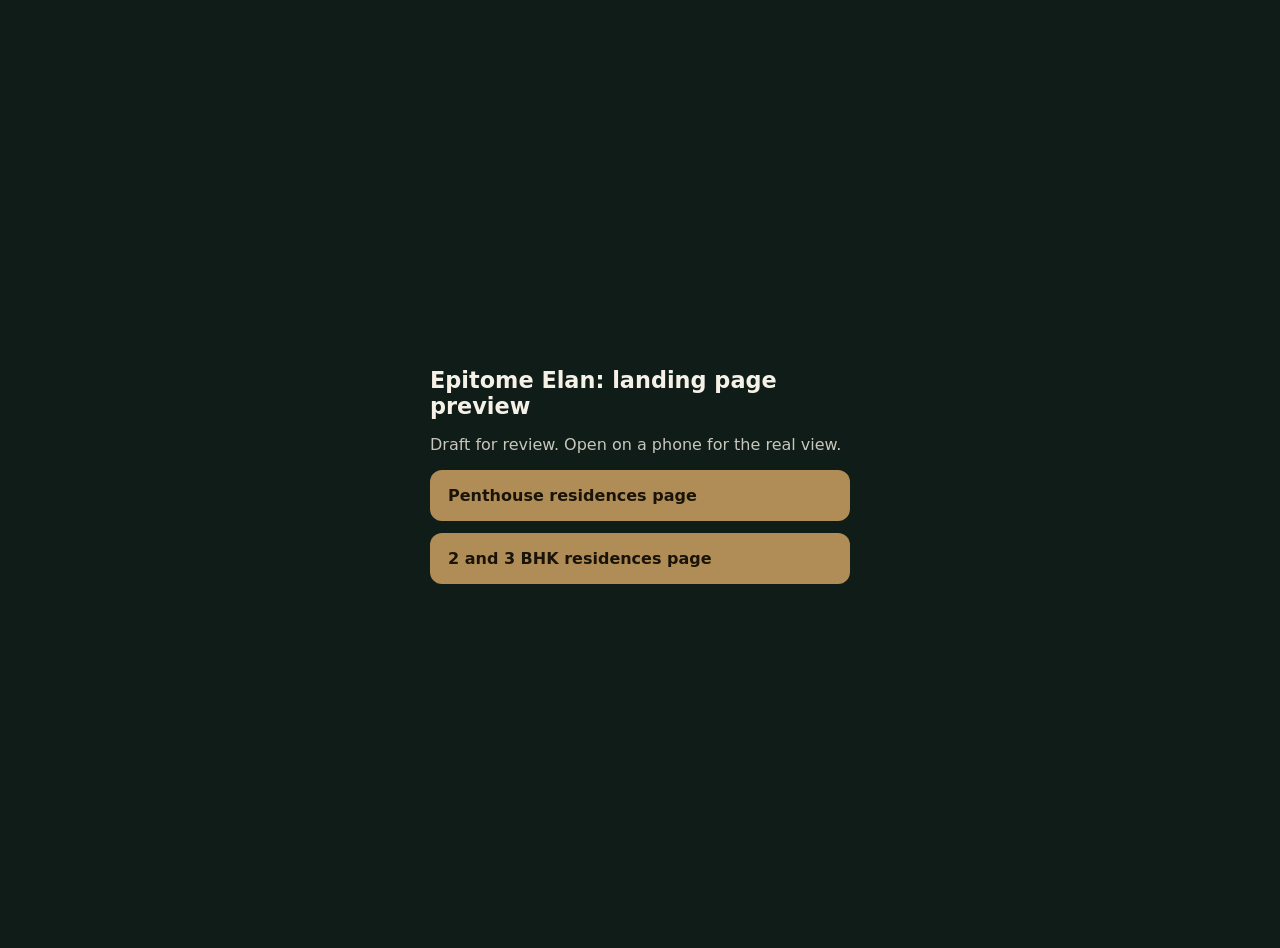
<file: index.html>
<!doctype html><html lang="en"><head><meta charset="utf-8"><meta name="viewport" content="width=device-width,initial-scale=1"><meta name="robots" content="noindex, nofollow"><title>Epitome Elan landing pages preview</title>
<style>body{font-family:system-ui,sans-serif;background:#101c18;color:#f6f1e7;margin:0;min-height:100vh;display:grid;place-items:center;padding:24px}main{max-width:420px;width:100%}h1{font-weight:600;font-size:1.4rem}p{opacity:.8}a{display:block;margin:12px 0;padding:16px 18px;border-radius:12px;background:#b08d57;color:#1a1408;text-decoration:none;font-weight:600}</style></head>
<body><main><h1>Epitome Elan: landing page preview</h1><p>Draft for review. Open on a phone for the real view.</p><a href="penthouses.html">Penthouse residences page</a><a href="residences.html">2 and 3 BHK residences page</a></main></body></html>
</file>
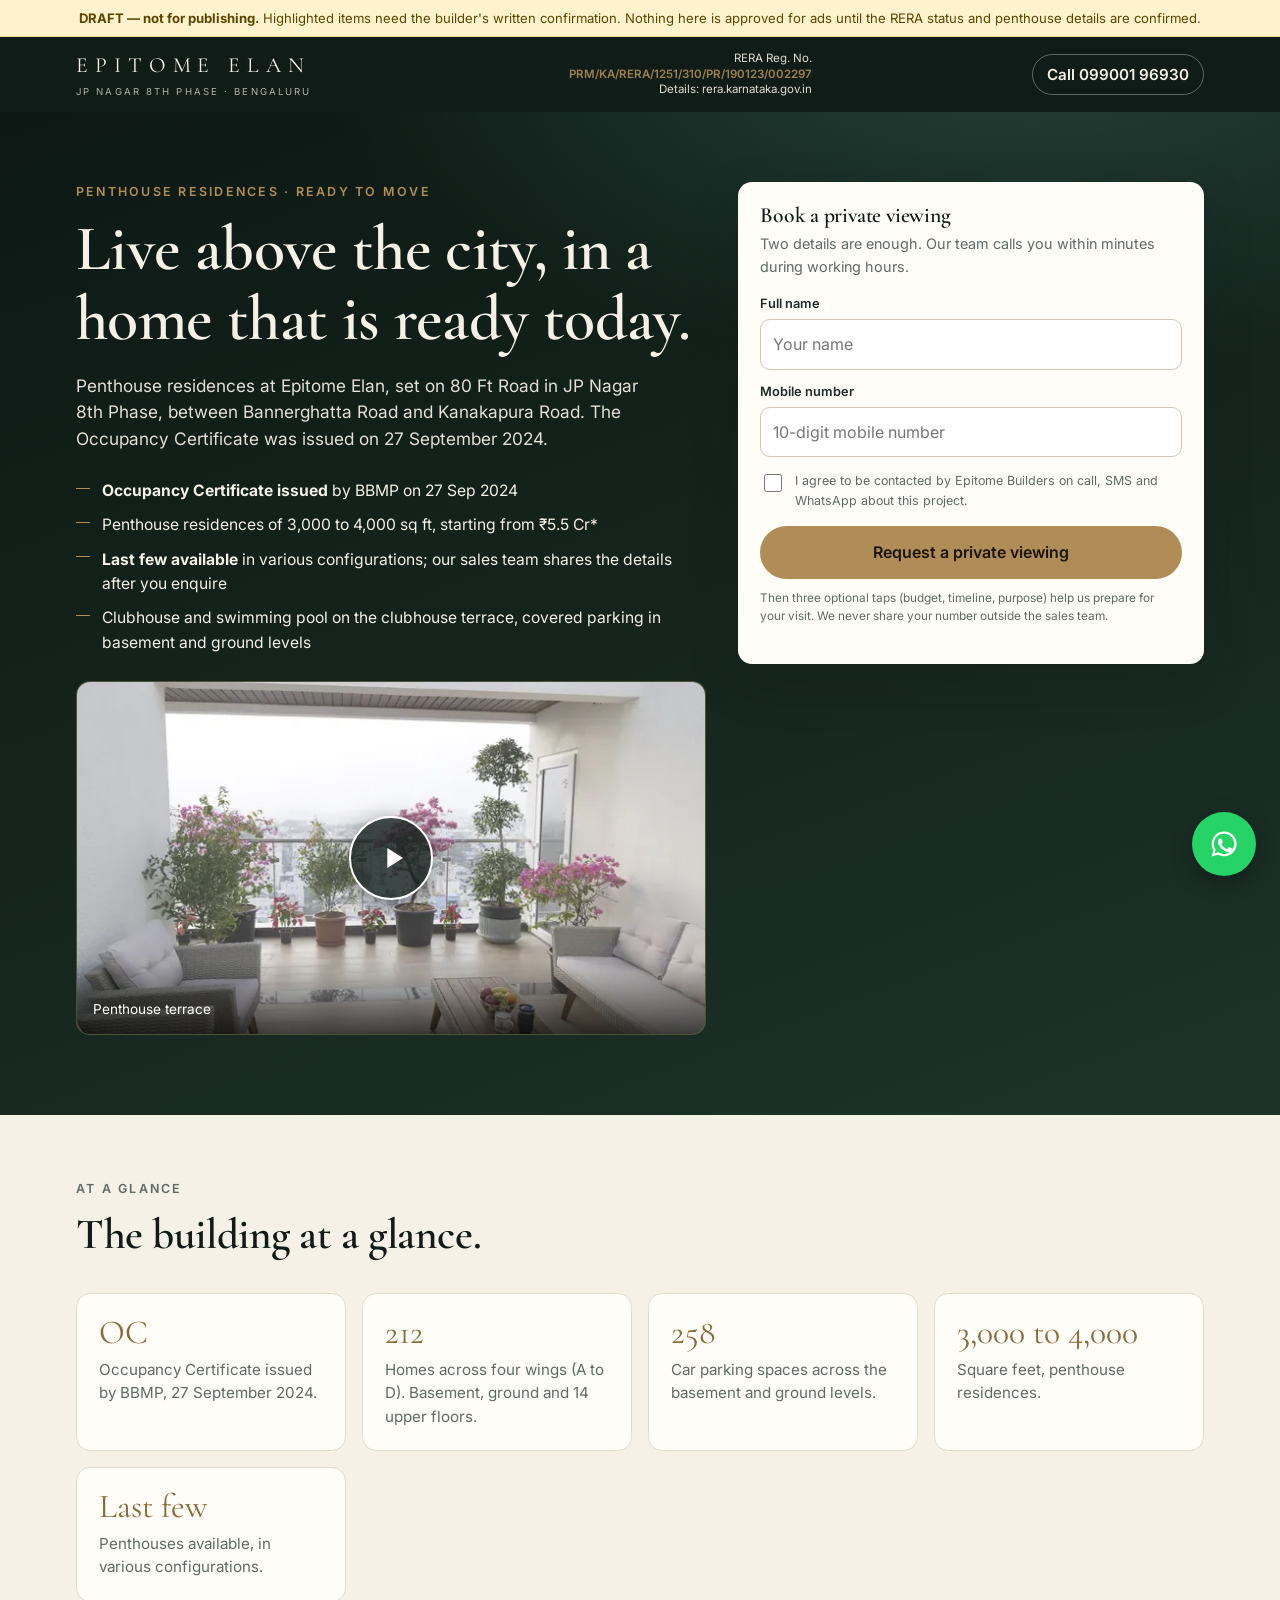
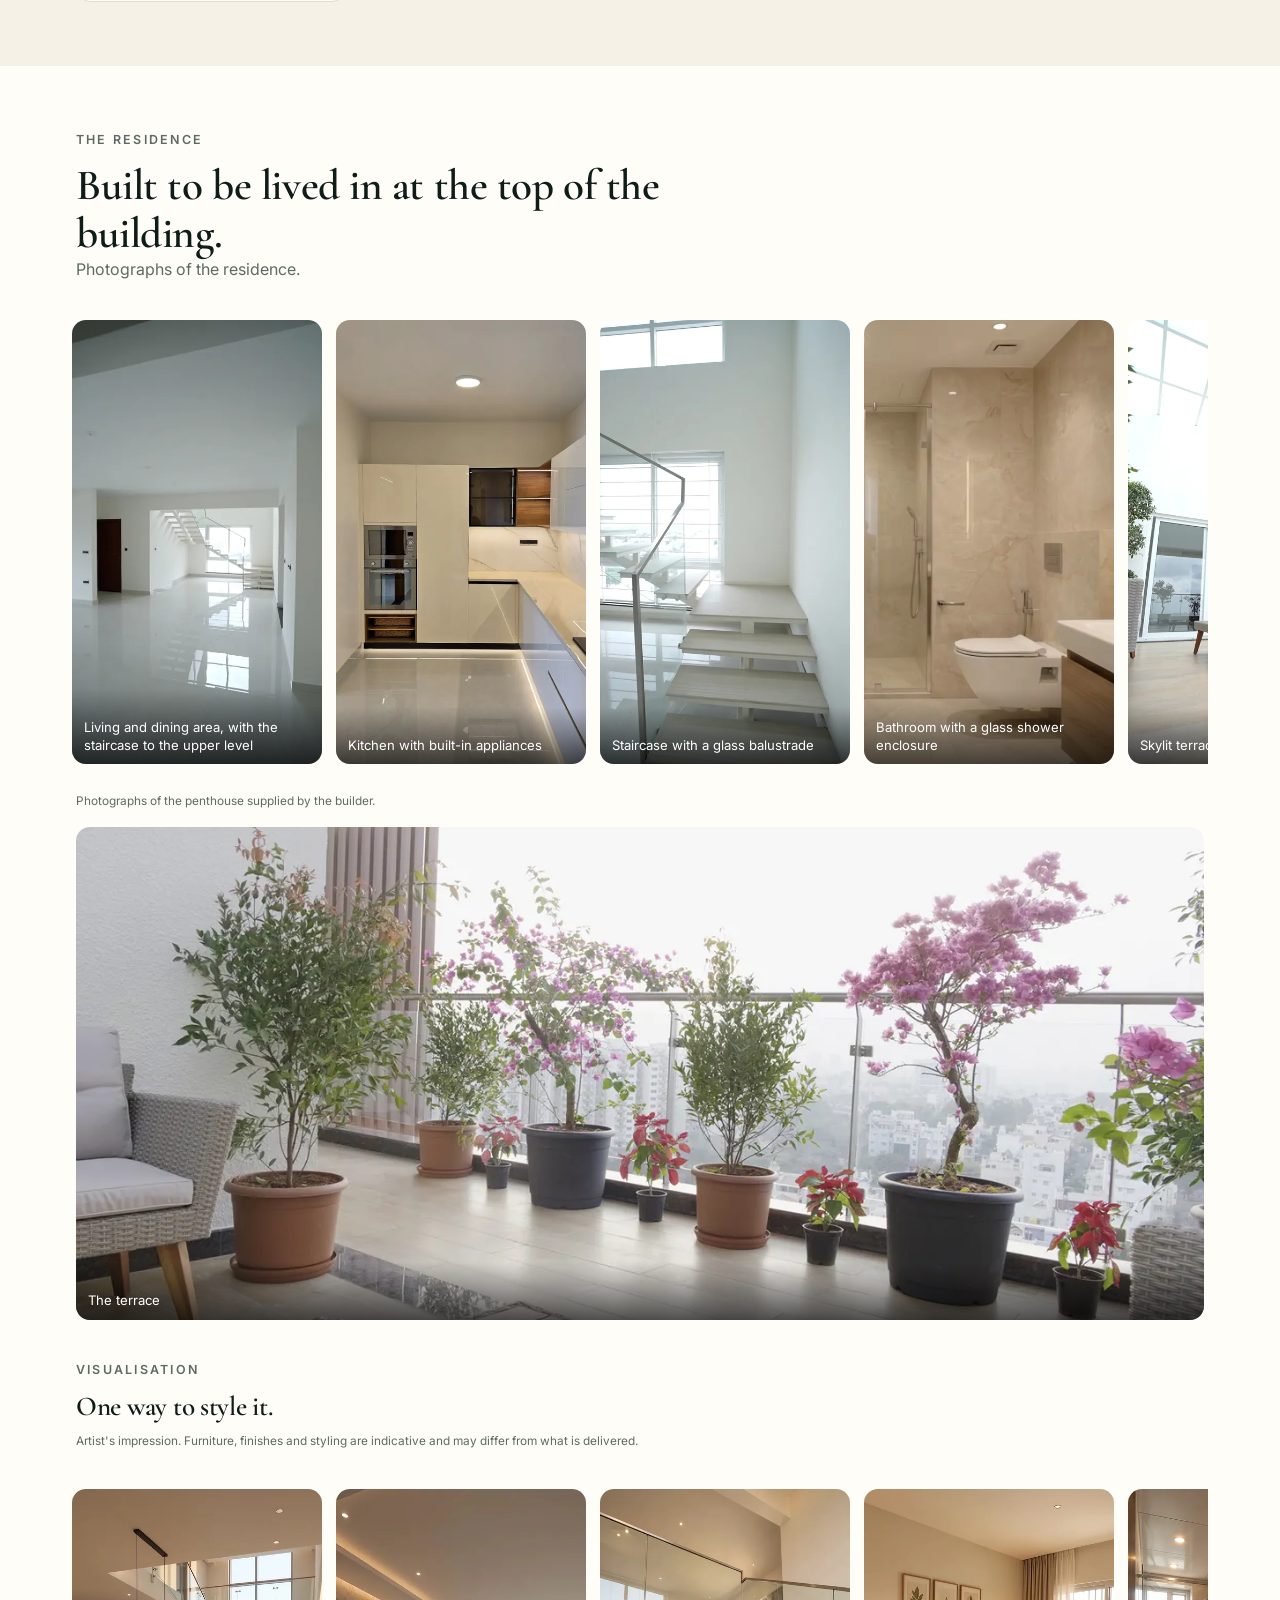
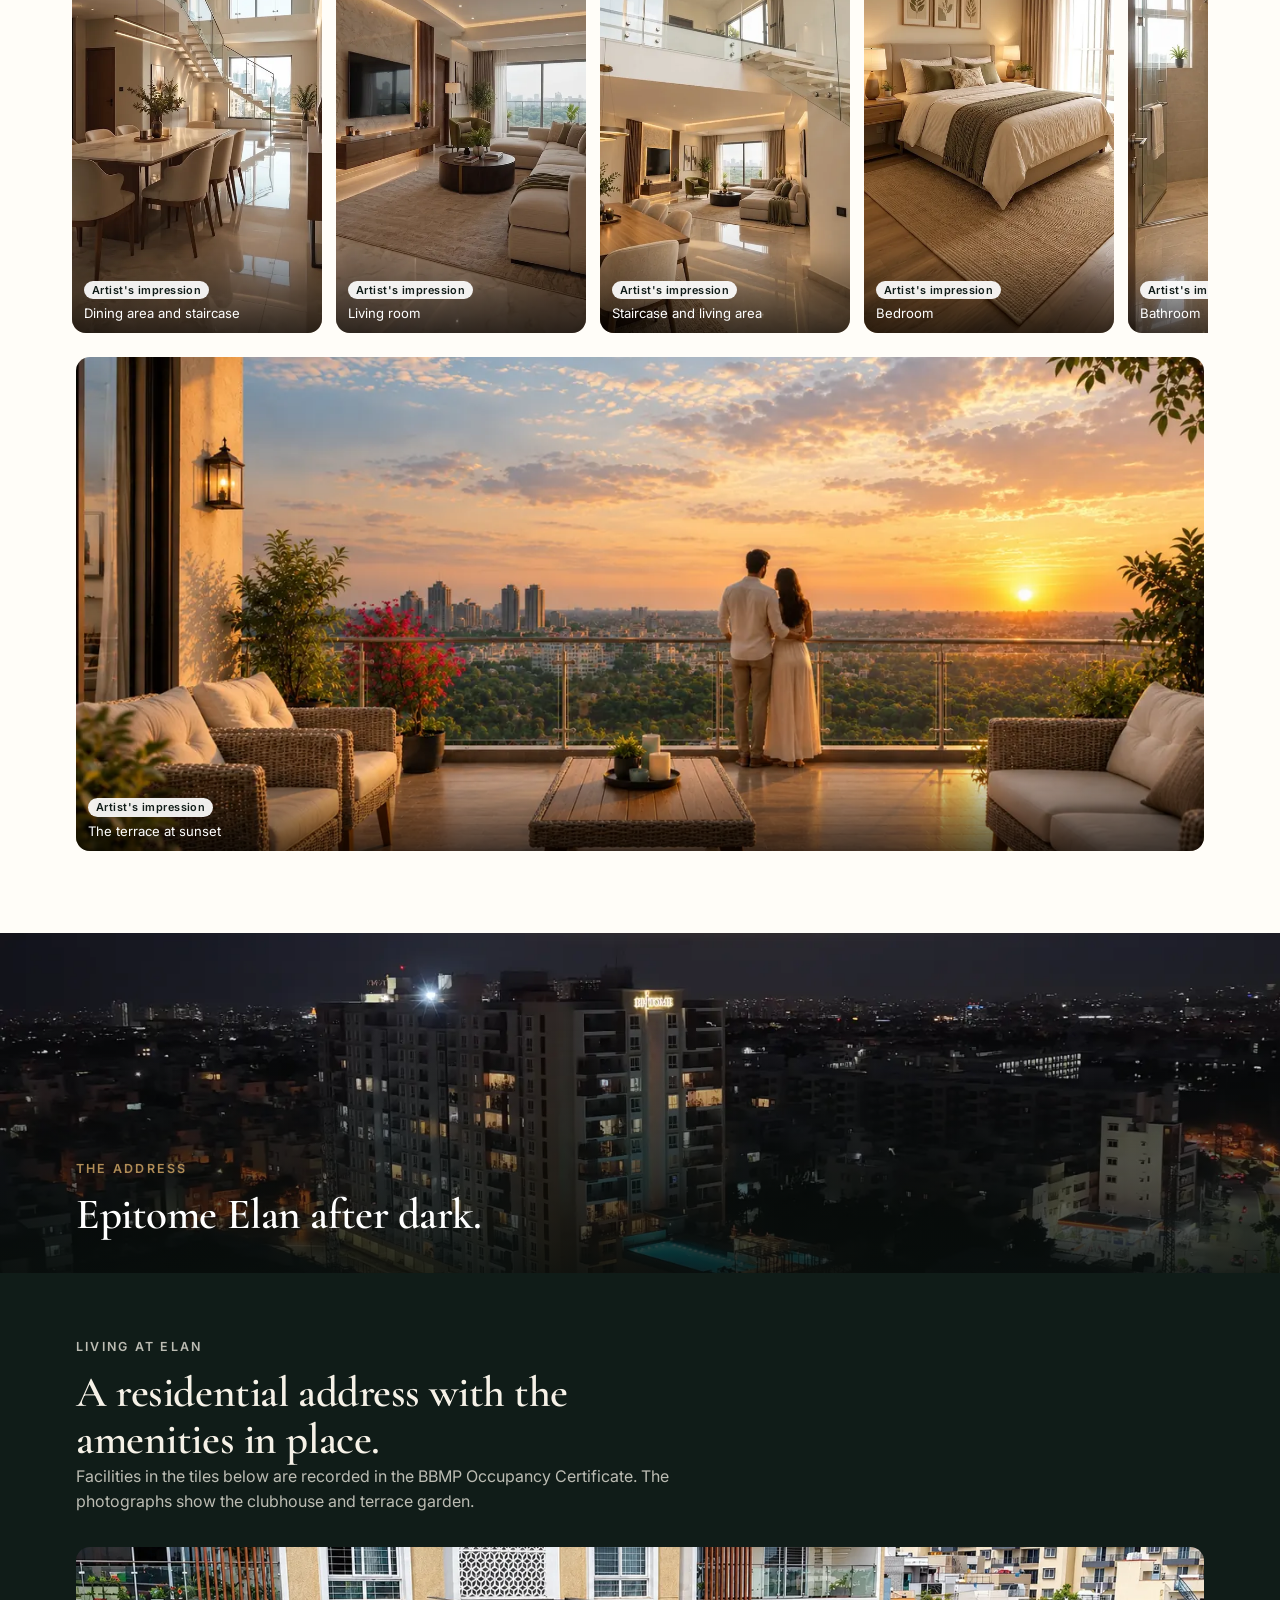
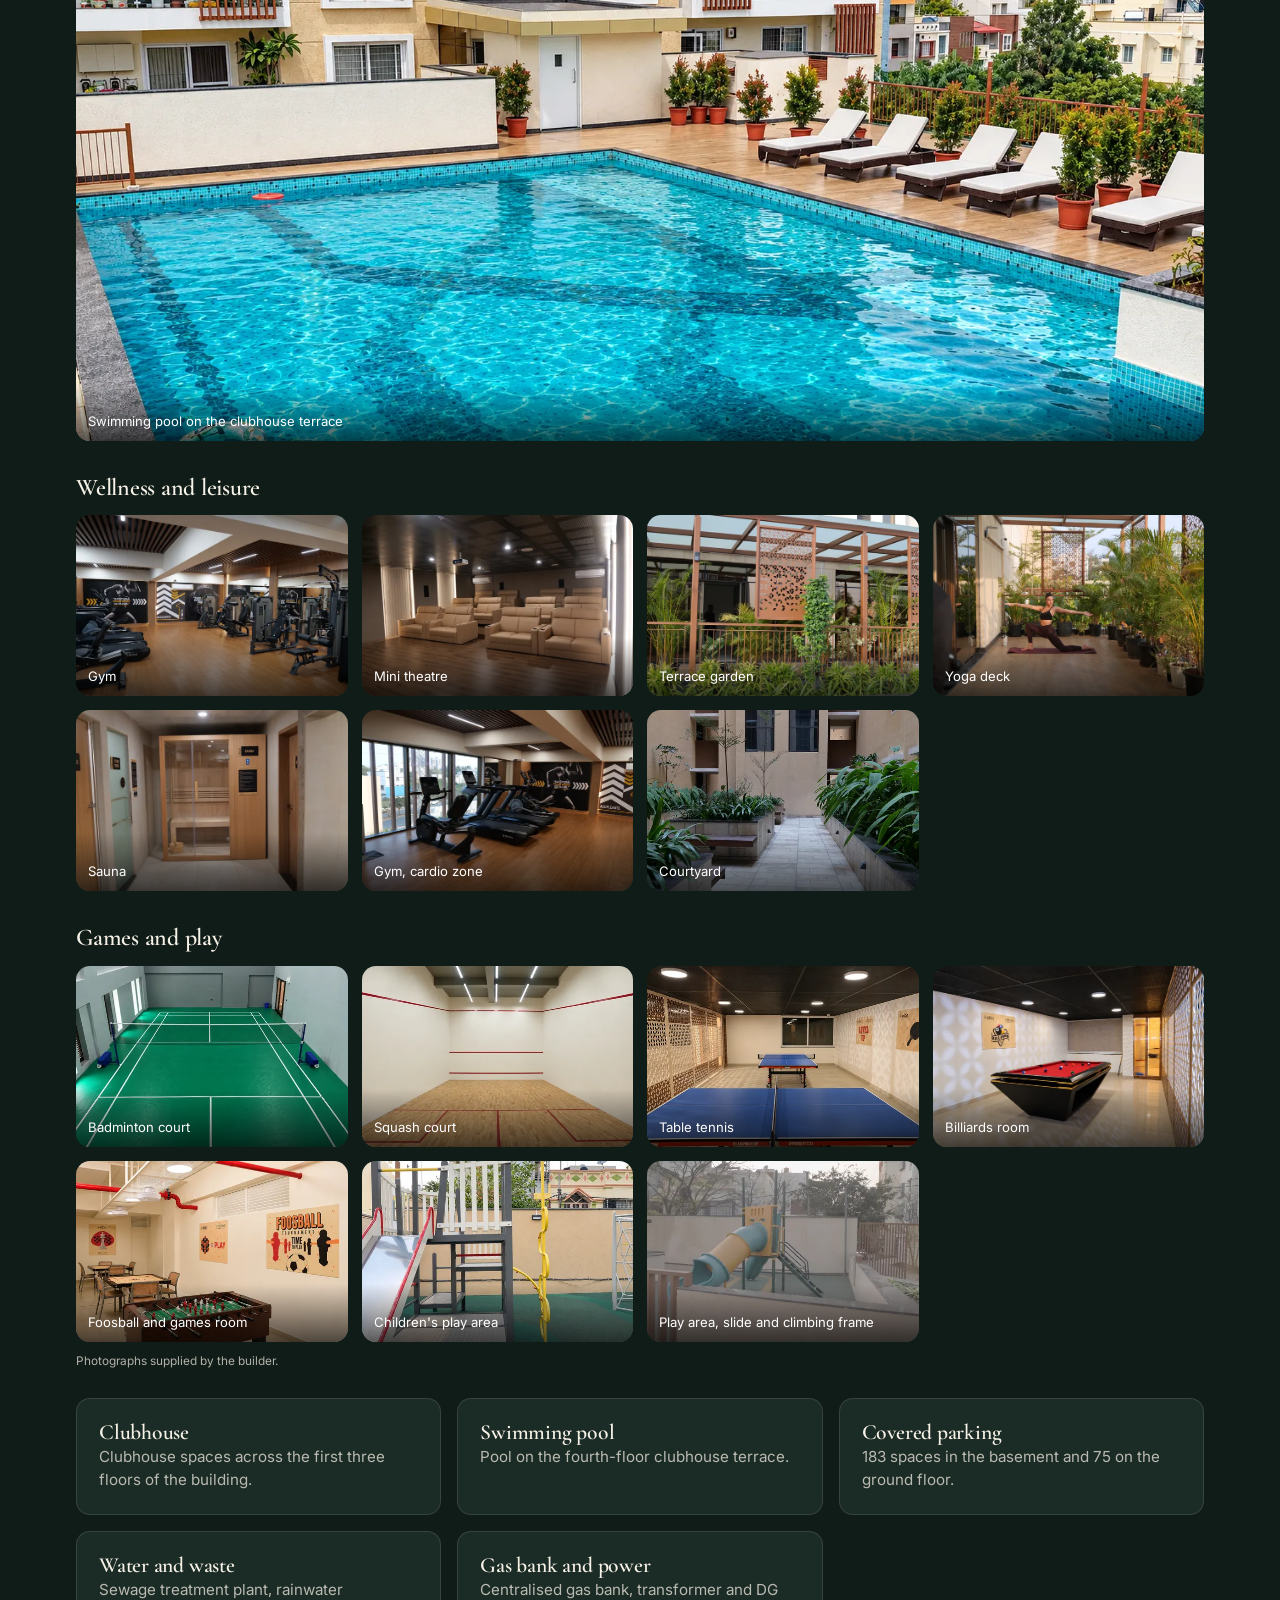
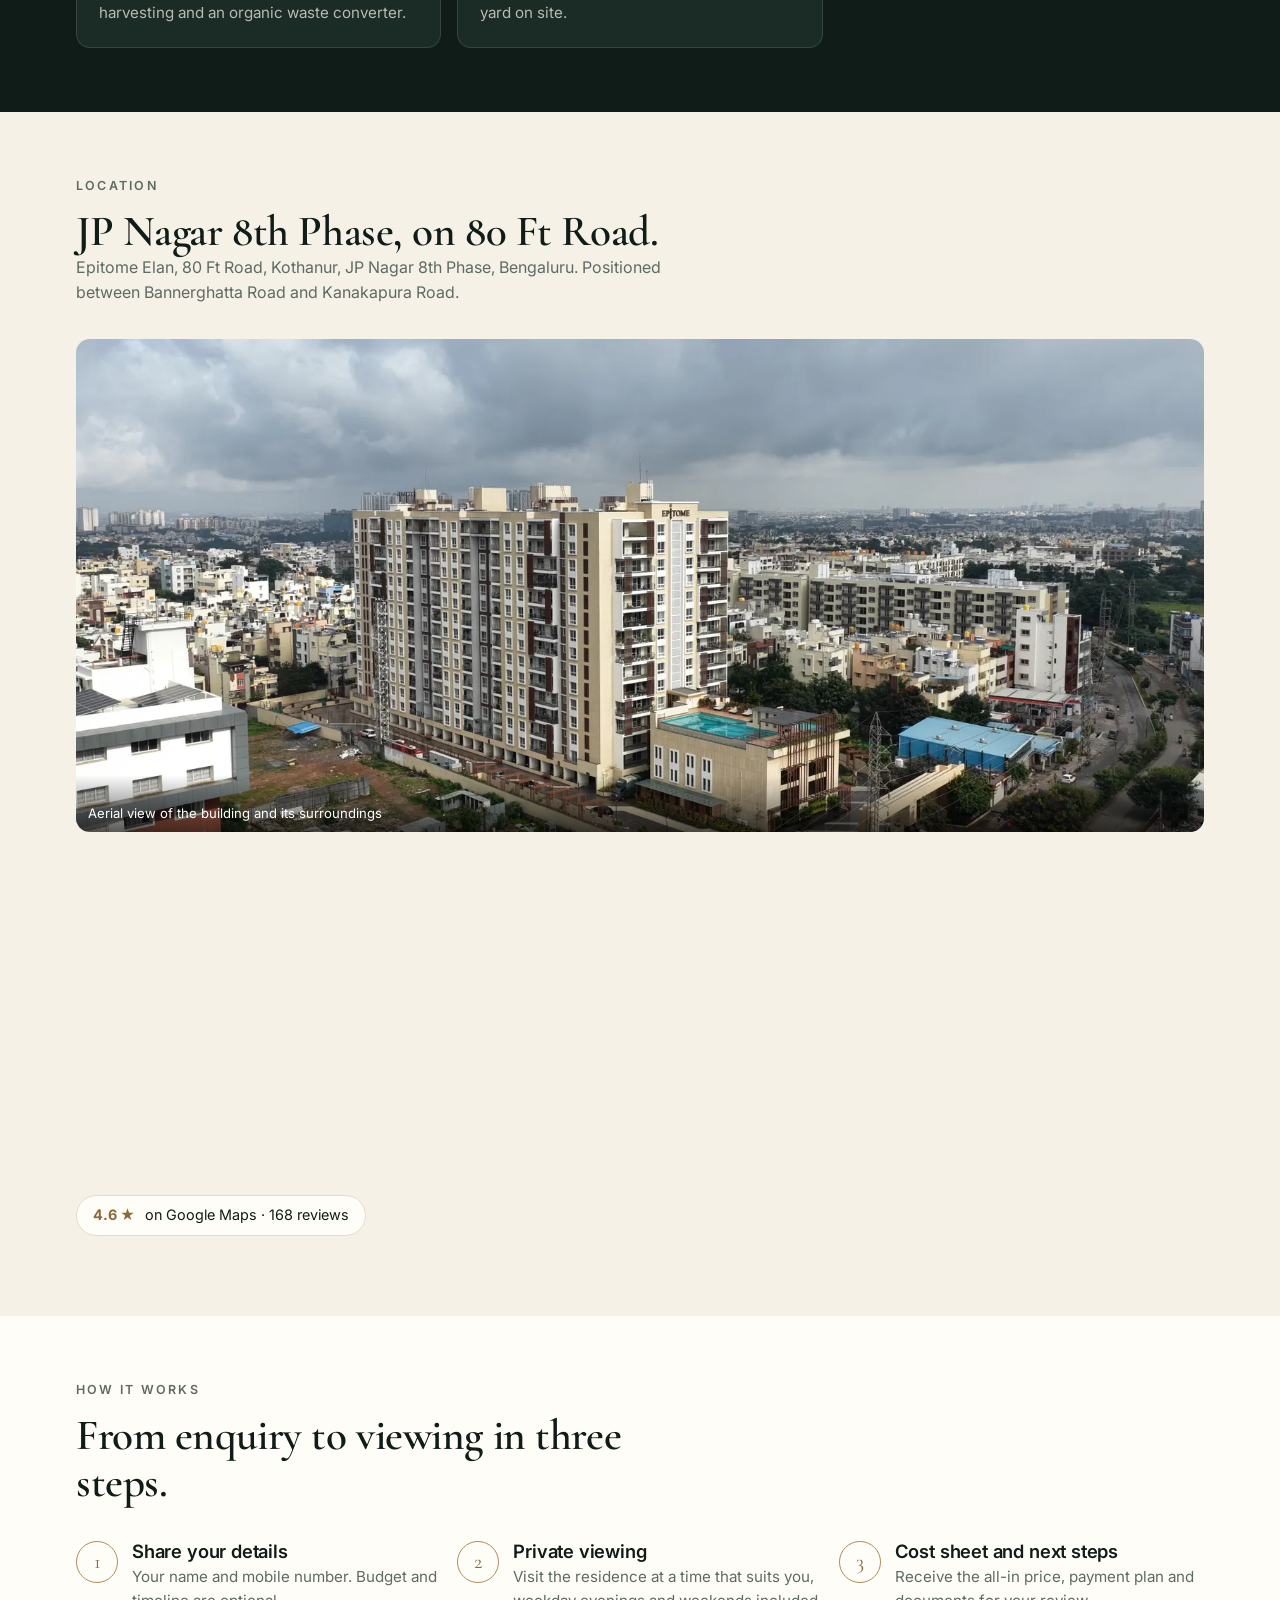
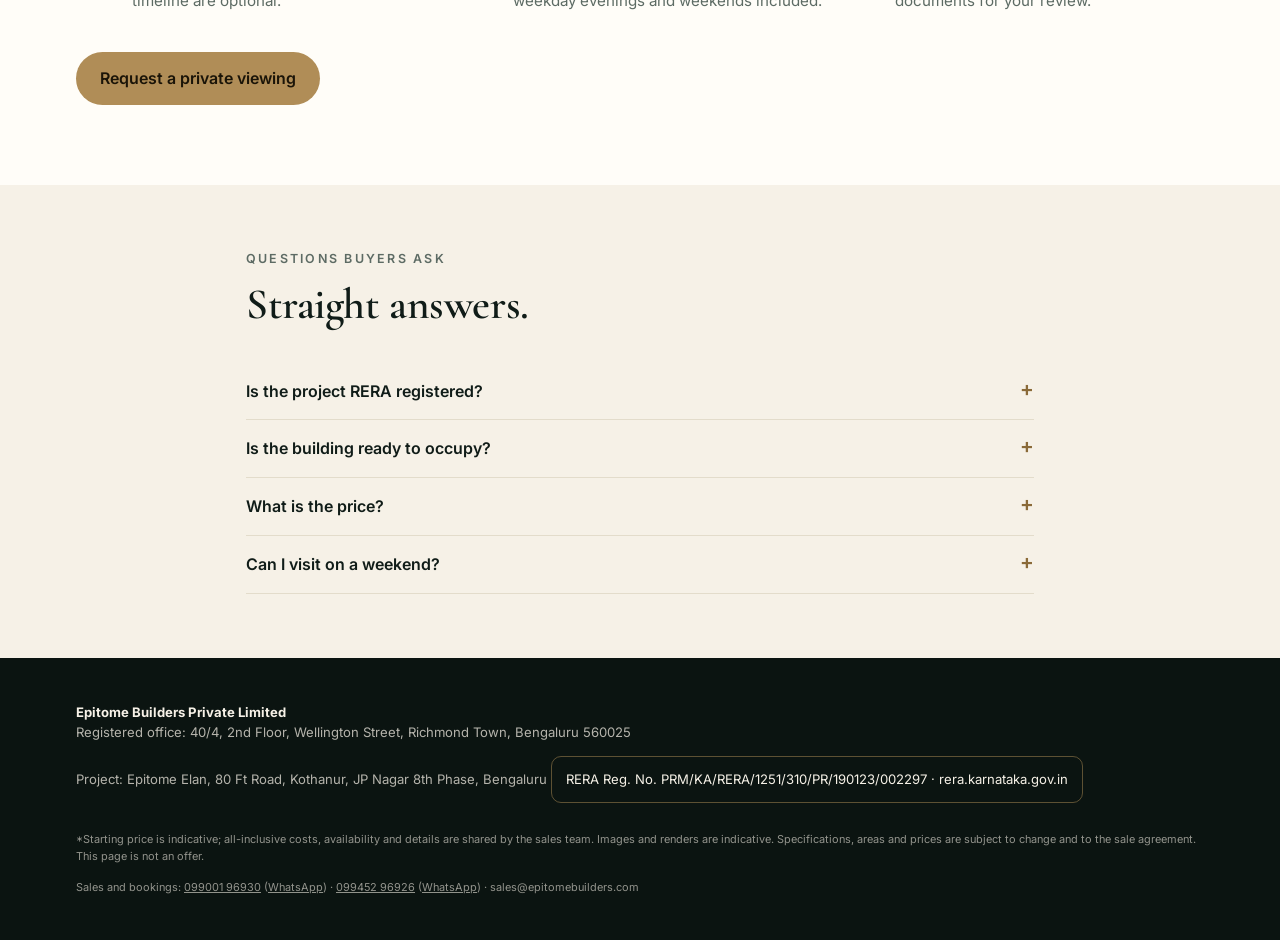
<file: penthouses.html>
<!doctype html>
<html lang="en">
<head>
<meta charset="utf-8">
<meta name="viewport" content="width=device-width, initial-scale=1">
<title>Penthouse Residences at Epitome Elan, JP Nagar 8th Phase, Bengaluru</title>
<meta name="description" content="Ready-to-move penthouse residences at Epitome Elan, JP Nagar 8th Phase. Occupancy Certificate issued. Book a private viewing.">
<meta name="robots" content="noindex, nofollow"><!-- paid-traffic page; remove only if the builder wants it in organic search -->
<link rel="preconnect" href="https://fonts.googleapis.com">
<link rel="preconnect" href="https://fonts.gstatic.com" crossorigin>
<link href="https://fonts.googleapis.com/css2?family=Cormorant+Garamond:wght@500;600;700&family=Inter:wght@400;500;600&display=swap" rel="stylesheet">
<link rel="stylesheet" href="assets/style.css">
<link rel="preload" as="image" href="assets/img/terrace-1-1280.webp" imagesrcset="assets/img/terrace-1-640.webp 640w, assets/img/terrace-1-1280.webp 1280w" imagesizes="(min-width:980px) 560px, 100vw">
<!-- TRACKING (add at launch, in this order): 1) Google Tag Manager container snippet  2) Meta Pixel via GTM  3) Google Ads conversion tag via GTM
     Events pushed by assets/site.js: generate_lead, click_call, click_whatsapp -->
</head>
<body>

<div class="draft"><b>DRAFT — not for publishing.</b> Highlighted items need the builder's written confirmation. Nothing here is approved for ads until the RERA status and penthouse details are confirmed.</div>

<header class="top">
  <div class="wrap">
    <a class="brand" href="#top">Epitome Elan<small>JP Nagar 8th Phase · Bengaluru</small></a>
    <div class="rera">RERA Reg. No. <b>PRM/KA/RERA/1251/310/PR/190123/002297</b><br>Details: rera.karnataka.gov.in</div>
    <a class="call" href="tel:+919900196930" data-track="click_call" data-where="header">Call 099001 96930</a>
  </div>
</header>

<main id="top">
<section class="hero on-dark">
  <div class="wrap">
    <div>
      <p class="eyebrow">Penthouse residences · Ready to move</p>
      <h1>Live above the city, in a home that is ready today.</h1>
      <p class="lead">Penthouse residences at Epitome Elan, set on 80 Ft Road in JP Nagar 8th Phase, between Bannerghatta Road and Kanakapura Road. The Occupancy Certificate was issued on 27 September 2024.</p>
      <ul class="facts">
        <li><b>Occupancy Certificate issued</b> by BBMP on 27 Sep 2024</li>
        <li>Penthouse residences of 3,000 to 4,000 sq ft, starting from &#8377;5.5 Cr*</li>
        <li><b>Last few available</b> in various configurations; our sales team shares the details after you enquire</li>
        <li>Clubhouse and swimming pool on the clubhouse terrace, covered parking in basement and ground levels</li>
      </ul>
      <div class="poster" data-video="assets/film/penthouse.mp4">
        <img src="assets/img/terrace-1-1280.webp" srcset="assets/img/terrace-1-640.webp 640w, assets/img/terrace-1-1280.webp 1280w" sizes="(min-width:980px) 560px, 100vw" width="1280" height="720" alt="Penthouse terrace with outdoor seating, potted plants and a view across the city" fetchpriority="high" decoding="async">
        <button type="button" class="play" aria-label="Play the penthouse film" data-track="click_play" data-where="hero"><svg width="26" height="26" viewBox="0 0 24 24" fill="currentColor" aria-hidden="true"><path d="M8 5v14l11-7z"/></svg></button>
        <div class="cap">Penthouse terrace</div>
      </div>
    </div>

    <aside class="card" id="enquire">
      <div id="formwrap">
        <div id="step1">
          <h3>Book a private viewing</h3>
          <p class="sub">Two details are enough. Our team calls you within minutes during working hours.</p>
          <form data-lead="penthouse" novalidate autocomplete="on">
            <input type="hidden" name="landing_page"><input type="hidden" name="utm_source"><input type="hidden" name="utm_medium"><input type="hidden" name="utm_campaign"><input type="hidden" name="utm_content"><input type="hidden" name="utm_term"><input type="hidden" name="gclid"><input type="hidden" name="fbclid"><input type="hidden" name="wbraid"><input type="hidden" name="gbraid">
            <div><label for="name">Full name</label><input id="name" name="name" type="text" autocomplete="name" placeholder="Your name"><div class="err"></div></div>
            <div><label for="phone">Mobile number</label><input id="phone" name="phone" type="tel" inputmode="numeric" autocomplete="tel" placeholder="10-digit mobile number"><div class="err"></div></div>
            <label class="consent"><input type="checkbox" name="consent"><span>I agree to be contacted by Epitome Builders on call, SMS and WhatsApp about this project.</span></label>
            <div class="err consent-err">Please tick the box to continue.</div>
            <button class="btn btn-brass" type="submit">Request a private viewing</button>
            <p class="micro">Then three optional taps (budget, timeline, purpose) help us prepare for your visit. We never share your number outside the sales team.</p>
          </form>
        </div>
        <div id="step2" hidden>
          <h3>Request received</h3>
          <p class="sub">Help us prepare for your visit. Skip any time.</p>
          <div class="qgroup" data-group="budget"><div class="qlabel" id="q-budget">Budget</div><div class="chips" role="group" aria-labelledby="q-budget"><button type="button" class="chip" aria-pressed="false">Below ₹4 Cr</button><button type="button" class="chip" aria-pressed="false">₹4–5 Cr</button><button type="button" class="chip" aria-pressed="false">₹5–6 Cr</button><button type="button" class="chip" aria-pressed="false">₹6 Cr+</button></div></div><div class="qgroup" data-group="timeline"><div class="qlabel" id="q-timeline">Planning to buy</div><div class="chips" role="group" aria-labelledby="q-timeline"><button type="button" class="chip" aria-pressed="false">Within 1 month</button><button type="button" class="chip" aria-pressed="false">1–3 months</button><button type="button" class="chip" aria-pressed="false">Just exploring</button></div></div><div class="qgroup" data-group="purpose"><div class="qlabel" id="q-purpose">Purpose</div><div class="chips" role="group" aria-labelledby="q-purpose"><button type="button" class="chip" aria-pressed="false">Own use</button><button type="button" class="chip" aria-pressed="false">Investment</button></div></div>
          <button class="btn btn-brass" type="button" id="send2">Send details</button>
          <p class="skip"><a href="thanks.html?type=penthouse" data-track="skip_step2" data-where="form">Skip for now</a></p>
        </div>
      </div>
    </aside>
  </div>
</section>

<section class="s">
  <div class="wrap">
    <div class="head"><p class="eyebrow">At a glance</p><h2>The building at a glance.</h2></div>
    <div class="grid c4">
      <div class="tile"><div class="k">OC</div><p>Occupancy Certificate issued by BBMP, 27 September 2024.</p></div>
      <div class="tile"><div class="k">212</div><p>Homes across four wings (A to D). Basement, ground and 14 upper floors.</p></div>
      <div class="tile"><div class="k">258</div><p>Car parking spaces across the basement and ground levels.</p></div>
      <div class="tile"><div class="k">3,000 to 4,000</div><p>Square feet, penthouse residences.</p></div>
      <div class="tile"><div class="k">Last few</div><p>Penthouses available, in various configurations.</p></div>
    </div>
  </div>
</section>

<section class="s alt">
  <div class="wrap">
    <div class="head"><p class="eyebrow">The residence</p><h2>Built to be lived in at the top of the building.</h2><p>Photographs of the residence.</p></div>
    <div class="carousel" role="group" aria-label="Penthouse photographs, swipe to see more" tabindex="0">
      <figure><img src="assets/img/ph-living-720.webp" srcset="assets/img/ph-living-480.webp 480w, assets/img/ph-living-720.webp 720w" sizes="250px" width="720" height="1280" alt="Living and dining area of the penthouse with a staircase leading to the upper level" loading="lazy" decoding="async"><figcaption class="c">Living and dining area, with the staircase to the upper level</figcaption></figure>
      <figure><img src="assets/img/ph-kitchen-720.webp" srcset="assets/img/ph-kitchen-480.webp 480w, assets/img/ph-kitchen-720.webp 720w" sizes="250px" width="720" height="1280" alt="Kitchen with built-in oven and microwave, tall cabinets and a stone countertop" loading="lazy" decoding="async"><figcaption class="c">Kitchen with built-in appliances</figcaption></figure>
      <figure><img src="assets/img/ph-stairs-720.webp" srcset="assets/img/ph-stairs-480.webp 480w, assets/img/ph-stairs-720.webp 720w" sizes="250px" width="720" height="1280" alt="Penthouse staircase with a glass balustrade and window light" loading="lazy" decoding="async"><figcaption class="c">Staircase with a glass balustrade</figcaption></figure>
      <figure><img src="assets/img/ph-bath-720.webp" srcset="assets/img/ph-bath-480.webp 480w, assets/img/ph-bath-720.webp 720w" sizes="250px" width="720" height="1280" alt="Bathroom with stone-look tiles, a glass shower enclosure and a wall-hung toilet" loading="lazy" decoding="async"><figcaption class="c">Bathroom with a glass shower enclosure</figcaption></figure>
      <figure><img src="assets/img/ph-lounge-720.webp" srcset="assets/img/ph-lounge-480.webp 480w, assets/img/ph-lounge-720.webp 720w" sizes="250px" width="720" height="1280" alt="Terrace lounge under a glass roof with sofas, a coffee table and planters" loading="lazy" decoding="async"><figcaption class="c">Skylit terrace lounge</figcaption></figure>
      <figure><img src="assets/img/ph-terrace-720.webp" srcset="assets/img/ph-terrace-480.webp 480w, assets/img/ph-terrace-720.webp 720w" sizes="250px" width="720" height="1280" alt="Terrace seating area with a sofa, a timber table and potted trees" loading="lazy" decoding="async"><figcaption class="c">Terrace seating among planters</figcaption></figure>
      <figure><img src="assets/img/ph-view-720.webp" srcset="assets/img/ph-view-480.webp 480w, assets/img/ph-view-720.webp 720w" sizes="250px" width="720" height="1280" alt="Covered terrace with planters and a view across the city skyline" loading="lazy" decoding="async"><figcaption class="c">Covered terrace with a view across the city</figcaption></figure>
      <figure><img src="assets/img/ph-skylight-720.webp" srcset="assets/img/ph-skylight-480.webp 480w, assets/img/ph-skylight-720.webp 720w" sizes="250px" width="720" height="1280" alt="Terrace seating under a glass skylight roof with planters" loading="lazy" decoding="async"><figcaption class="c">Terrace under a glass roof</figcaption></figure>
      <figure><img src="assets/img/ph-room-720.webp" srcset="assets/img/ph-room-480.webp 480w, assets/img/ph-room-720.webp 720w" sizes="250px" width="720" height="1280" alt="Living area with a wooden floor, a balcony door and a ceiling-height window" loading="lazy" decoding="async"><figcaption class="c">Living area with wooden flooring</figcaption></figure>
      <figure><img src="assets/img/ph-hall-720.webp" srcset="assets/img/ph-hall-480.webp 480w, assets/img/ph-hall-720.webp 720w" sizes="250px" width="720" height="1280" alt="Entrance hall opening onto a bright living area with terrace doors" loading="lazy" decoding="async"><figcaption class="c">Entrance hall and living area</figcaption></figure>
    </div>
    <p class="micro">Photographs of the penthouse supplied by the builder.</p>
    <figure class="shot wide" style="margin:6px 0 28px"><img src="assets/img/terrace-2-1280.webp" srcset="assets/img/terrace-2-640.webp 640w, assets/img/terrace-2-1280.webp 1280w" sizes="(min-width:1160px) 1160px, 100vw" width="1280" height="720" alt="Penthouse terrace with a sofa, armchairs, a timber coffee table and flowering trees against the skyline" loading="lazy" decoding="async"><figcaption class="c">The terrace</figcaption></figure>
    <div class="head" style="margin-top:40px"><p class="eyebrow">Visualisation</p><h3 style="font-size:1.7rem">One way to style it.</h3><p class="micro">Artist&#39;s impression. Furniture, finishes and styling are indicative and may differ from what is delivered.</p></div>
    <div class="carousel" role="group" aria-label="Artist&#39;s impressions of a styled penthouse, swipe to see more" tabindex="0">
      <figure><img src="assets/img/ai-dining-720.webp" srcset="assets/img/ai-dining-480.webp 480w, assets/img/ai-dining-720.webp 720w" sizes="250px" width="720" height="1280" alt="Visualisation of a dining area beside a floating staircase with a glass balustrade" loading="lazy" decoding="async"><figcaption class="c"><span class="ai-tag">Artist&#39;s impression</span><br>Dining area and staircase</figcaption></figure>
      <figure><img src="assets/img/ai-living-720.webp" srcset="assets/img/ai-living-480.webp 480w, assets/img/ai-living-720.webp 720w" sizes="250px" width="720" height="1280" alt="Visualisation of a living room with an L-shaped sofa, a TV wall and a city view" loading="lazy" decoding="async"><figcaption class="c"><span class="ai-tag">Artist&#39;s impression</span><br>Living room</figcaption></figure>
      <figure><img src="assets/img/ai-stairs-720.webp" srcset="assets/img/ai-stairs-480.webp 480w, assets/img/ai-stairs-720.webp 720w" sizes="250px" width="720" height="1280" alt="Visualisation of a glass balustrade overlooking a living and dining area" loading="lazy" decoding="async"><figcaption class="c"><span class="ai-tag">Artist&#39;s impression</span><br>Staircase and living area</figcaption></figure>
      <figure><img src="assets/img/ai-bedroom-720.webp" srcset="assets/img/ai-bedroom-480.webp 480w, assets/img/ai-bedroom-720.webp 720w" sizes="250px" width="720" height="1280" alt="Visualisation of a bedroom with a bed, a jute rug and a large window" loading="lazy" decoding="async"><figcaption class="c"><span class="ai-tag">Artist&#39;s impression</span><br>Bedroom</figcaption></figure>
      <figure><img src="assets/img/ai-bath-720.webp" srcset="assets/img/ai-bath-480.webp 480w, assets/img/ai-bath-720.webp 720w" sizes="250px" width="720" height="1280" alt="Visualisation of a bathroom with a glass shower, a vanity and stone tiling" loading="lazy" decoding="async"><figcaption class="c"><span class="ai-tag">Artist&#39;s impression</span><br>Bathroom</figcaption></figure>
      <figure><img src="assets/img/ai-living2-720.webp" srcset="assets/img/ai-living2-480.webp 480w, assets/img/ai-living2-720.webp 720w" sizes="250px" width="720" height="964" alt="Visualisation of a living room with a crystal chandelier and a lit TV wall" loading="lazy" decoding="async"><figcaption class="c"><span class="ai-tag">Artist&#39;s impression</span><br>Living room with a chandelier</figcaption></figure>
      <figure><img src="assets/img/ai-kitchen-720.webp" srcset="assets/img/ai-kitchen-480.webp 480w, assets/img/ai-kitchen-720.webp 720w" sizes="250px" width="720" height="964" alt="Visualisation of a kitchen with black stone splashback and soft-close drawers" loading="lazy" decoding="async"><figcaption class="c"><span class="ai-tag">Artist&#39;s impression</span><br>Kitchen</figcaption></figure>
      <figure><img src="assets/img/ai-sunset2-720.webp" srcset="assets/img/ai-sunset2-480.webp 480w, assets/img/ai-sunset2-720.webp 720w" sizes="250px" width="720" height="960" alt="Visualisation of a person on a penthouse terrace at sunset" loading="lazy" decoding="async"><figcaption class="c"><span class="ai-tag">Artist&#39;s impression</span><br>Terrace at sunset</figcaption></figure>
    </div>
    <figure class="shot wide" style="margin-top:6px"><img src="assets/img/ai-sunset-1280.webp" srcset="assets/img/ai-sunset-640.webp 640w, assets/img/ai-sunset-1280.webp 1280w" sizes="(min-width:1160px) 1160px, 100vw" width="1280" height="720" alt="Visualisation of a couple on a penthouse terrace at sunset, looking over the city" loading="lazy" decoding="async"><figcaption class="c"><span class="ai-tag">Artist&#39;s impression</span><br>The terrace at sunset</figcaption></figure>
  </div>
</section>

<section class="band on-dark" aria-label="Epitome Elan at night">
  <img src="assets/img/hero-night-1600.webp" srcset="assets/img/hero-night-800.webp 800w, assets/img/hero-night-1600.webp 1600w" sizes="100vw" width="1600" height="900" alt="Aerial night view of the Epitome Elan building with the clubhouse pool lit on the podium" loading="lazy" decoding="async">
  <div class="wrap"><p class="eyebrow">The address</p><h2>Epitome Elan after dark.</h2></div>
</section>

<section class="s dark on-dark">
  <div class="wrap">
    <div class="head"><p class="eyebrow">Living at Elan</p><h2>A residential address with the amenities in place.</h2><p>Facilities in the tiles below are recorded in the BBMP Occupancy Certificate. The photographs show the clubhouse and terrace garden.</p></div>
    <figure class="shot wide"><img src="assets/img/club-pool-1600.webp" srcset="assets/img/club-pool-800.webp 800w, assets/img/club-pool-1600.webp 1600w" sizes="(min-width:1160px) 1160px, 100vw" width="1600" height="900" alt="Swimming pool with sun loungers on the clubhouse terrace, with the building behind" loading="lazy" decoding="async"><figcaption class="c">Swimming pool on the clubhouse terrace</figcaption></figure>
    <h3 class="sub-h">Wellness and leisure</h3>
    <div class="shots">
      <figure class="shot"><img src="assets/img/club-gym-1280.webp" srcset="assets/img/club-gym-640.webp 640w, assets/img/club-gym-1280.webp 1280w" sizes="(min-width:760px) 33vw, 100vw" width="1280" height="853" alt="Gym with cardio and strength equipment, wooden flooring and large windows" loading="lazy" decoding="async"><figcaption class="c">Gym</figcaption></figure>
      <figure class="shot"><img src="assets/img/club-theatre-1280.webp" srcset="assets/img/club-theatre-640.webp 640w, assets/img/club-theatre-1280.webp 1280w" sizes="(min-width:760px) 33vw, 100vw" width="1280" height="853" alt="Mini theatre with leather recliner seating and a projection screen" loading="lazy" decoding="async"><figcaption class="c">Mini theatre</figcaption></figure>
      <figure class="shot"><img src="assets/img/club-pergola-1280.webp" srcset="assets/img/club-pergola-640.webp 640w, assets/img/club-pergola-1280.webp 1280w" sizes="(min-width:760px) 33vw, 100vw" width="1280" height="853" alt="Terrace garden with a timber pergola, a carved screen and planters" loading="lazy" decoding="async"><figcaption class="c">Terrace garden</figcaption></figure>
      <figure class="shot"><img src="assets/img/club-yoga-1280.webp" srcset="assets/img/club-yoga-640.webp 640w, assets/img/club-yoga-1280.webp 1280w" sizes="(min-width:760px) 33vw, 100vw" width="1280" height="853" alt="Yoga practice on a landscaped terrace deck surrounded by plants" loading="lazy" decoding="async"><figcaption class="c">Yoga deck</figcaption></figure>
      <figure class="shot"><img src="assets/img/club-sauna-1280.webp" srcset="assets/img/club-sauna-640.webp 640w, assets/img/club-sauna-1280.webp 1280w" sizes="(min-width:760px) 33vw, 100vw" width="1280" height="1920" alt="Sauna cabin with a glass door in a tiled wellness room" loading="lazy" decoding="async"><figcaption class="c">Sauna</figcaption></figure>
      <figure class="shot"><img src="assets/img/club-gym2-1280.webp" srcset="assets/img/club-gym2-640.webp 640w, assets/img/club-gym2-1280.webp 1280w" sizes="(min-width:760px) 33vw, 100vw" width="1280" height="853" alt="Second view of the gym with treadmills facing a window" loading="lazy" decoding="async"><figcaption class="c">Gym, cardio zone</figcaption></figure>
      <figure class="shot"><img src="assets/img/club-courtyard-1280.webp" srcset="assets/img/club-courtyard-640.webp 640w, assets/img/club-courtyard-1280.webp 1280w" sizes="(min-width:760px) 33vw, 100vw" width="1280" height="720" alt="Landscaped courtyard with planters, stone paving and seating between building wings" loading="lazy" decoding="async"><figcaption class="c">Courtyard</figcaption></figure>
    </div>
    <h3 class="sub-h">Games and play</h3>
    <div class="shots">
      <figure class="shot"><img src="assets/img/club-badminton-1280.webp" srcset="assets/img/club-badminton-640.webp 640w, assets/img/club-badminton-1280.webp 1280w" sizes="(min-width:760px) 33vw, 100vw" width="1280" height="720" alt="Indoor badminton court with a green playing surface" loading="lazy" decoding="async"><figcaption class="c">Badminton court</figcaption></figure>
      <figure class="shot"><img src="assets/img/club-squash-1280.webp" srcset="assets/img/club-squash-640.webp 640w, assets/img/club-squash-1280.webp 1280w" sizes="(min-width:760px) 33vw, 100vw" width="1280" height="720" alt="Squash court with a timber floor and red court lines" loading="lazy" decoding="async"><figcaption class="c">Squash court</figcaption></figure>
      <figure class="shot"><img src="assets/img/club-tt-1280.webp" srcset="assets/img/club-tt-640.webp 640w, assets/img/club-tt-1280.webp 1280w" sizes="(min-width:760px) 33vw, 100vw" width="1280" height="721" alt="Table tennis room with two tables and carved screen walls" loading="lazy" decoding="async"><figcaption class="c">Table tennis</figcaption></figure>
      <figure class="shot"><img src="assets/img/club-billiards-1280.webp" srcset="assets/img/club-billiards-640.webp 640w, assets/img/club-billiards-1280.webp 1280w" sizes="(min-width:760px) 33vw, 100vw" width="1280" height="853" alt="Billiards room with a red-felt table" loading="lazy" decoding="async"><figcaption class="c">Billiards room</figcaption></figure>
      <figure class="shot"><img src="assets/img/club-foosball-1280.webp" srcset="assets/img/club-foosball-640.webp 640w, assets/img/club-foosball-1280.webp 1280w" sizes="(min-width:760px) 33vw, 100vw" width="1280" height="720" alt="Games room with a foosball table and seating" loading="lazy" decoding="async"><figcaption class="c">Foosball and games room</figcaption></figure>
      <figure class="shot"><img src="assets/img/club-play-1280.webp" srcset="assets/img/club-play-640.webp 640w, assets/img/club-play-1280.webp 1280w" sizes="(min-width:760px) 33vw, 100vw" width="1280" height="720" alt="Children's play area with a slide and climbing frame" loading="lazy" decoding="async"><figcaption class="c">Children's play area</figcaption></figure>
      <figure class="shot"><img src="assets/img/club-play2-1280.webp" srcset="assets/img/club-play2-640.webp 640w, assets/img/club-play2-1280.webp 1280w" sizes="(min-width:760px) 33vw, 100vw" width="1280" height="715" alt="Children's play area with a tube slide and a climbing frame on a rubber floor" loading="lazy" decoding="async"><figcaption class="c">Play area, slide and climbing frame</figcaption></figure>
    </div>
    <p class="micro on-dark-micro">Photographs supplied by the builder.</p>
    <div class="grid c3" style="margin-top:28px">
      <div class="tile"><h3>Clubhouse</h3><p>Clubhouse spaces across the first three floors of the building.</p></div>
      <div class="tile"><h3>Swimming pool</h3><p>Pool on the fourth-floor clubhouse terrace.</p></div>
      <div class="tile"><h3>Covered parking</h3><p>183 spaces in the basement and 75 on the ground floor.</p></div>
      <div class="tile"><h3>Water and waste</h3><p>Sewage treatment plant, rainwater harvesting and an organic waste converter.</p></div>
      <div class="tile"><h3>Gas bank and power</h3><p>Centralised gas bank, transformer and DG yard on site.</p></div>
    </div>
  </div>
</section>

<section class="s">
  <div class="wrap">
    <div class="head"><p class="eyebrow">Location</p><h2>JP Nagar 8th Phase, on 80 Ft Road.</h2><p>Epitome Elan, 80 Ft Road, Kothanur, JP Nagar 8th Phase, Bengaluru. Positioned between Bannerghatta Road and Kanakapura Road.</p></div>
    <figure class="shot wide"><img src="assets/img/building-day-1600.webp" srcset="assets/img/building-day-800.webp 800w, assets/img/building-day-1600.webp 1600w" sizes="(min-width:1160px) 1160px, 100vw" width="1600" height="900" alt="Aerial view of the Epitome Elan building and its surroundings in JP Nagar" loading="lazy" decoding="async"><figcaption class="c">Aerial view of the building and its surroundings</figcaption></figure>
    <iframe class="map" title="Map showing Epitome Elan" loading="lazy" referrerpolicy="no-referrer-when-downgrade" src="https://www.google.com/maps?q=12.8740756,77.575576&z=15&output=embed"></iframe>
    <p style="margin-top:18px"><a class="rating" href="https://maps.google.com/?cid=10866468194219732090" target="_blank" rel="noopener"><b>4.6 ★</b> on Google Maps · 168 reviews</a></p>
  </div>
</section>

<section class="s alt">
  <div class="wrap">
    <div class="head"><p class="eyebrow">How it works</p><h2>From enquiry to viewing in three steps.</h2></div>
    <ol class="steps ul plain" style="padding:0;margin:0">
      <li><h3>Share your details</h3><p>Your name and mobile number. Budget and timeline are optional.</p></li>
      <li><h3>Private viewing</h3><p>Visit the residence at a time that suits you, weekday evenings and weekends included.</p></li>
      <li><h3>Cost sheet and next steps</h3><p>Receive the all-in price, payment plan and documents for your review.</p></li>
    </ol>
    <p style="margin-top:28px"><a class="btn btn-brass" style="width:auto" href="#enquire">Request a private viewing</a></p>
  </div>
</section>

<section class="s">
  <div class="wrap" style="max-width:820px">
    <div class="head"><p class="eyebrow">Questions buyers ask</p><h2>Straight answers.</h2></div>
    <details><summary>Is the project RERA registered?</summary><p>Yes. Epitome Elan is registered with K-RERA under number PRM/KA/RERA/1251/310/PR/190123/002297. You can check the registration at rera.karnataka.gov.in.</p></details>
    <details><summary>Is the building ready to occupy?</summary><p>Yes. BBMP issued the Occupancy Certificate on 27 September 2024.</p></details>
    <details><summary>What is the price?</summary><p>Penthouse residences of 3,000 to 4,000 sq ft start from &#8377;5.5 Cr*. Our sales team will send you the full price details after you enquire.</p></details>
    <details><summary>Can I visit on a weekend?</summary><p>Yes. Choose weekday evening or weekend slots in the form and the sales team will confirm.</p></details>
  </div>
</section>
</main>

<footer>
  <div class="wrap">
    <b>Epitome Builders Private Limited</b><br>
    Registered office: 40/4, 2nd Floor, Wellington Street, Richmond Town, Bengaluru 560025<br>
    Project: Epitome Elan, 80 Ft Road, Kothanur, JP Nagar 8th Phase, Bengaluru
    <div class="rera-foot">RERA Reg. No. PRM/KA/RERA/1251/310/PR/190123/002297 · rera.karnataka.gov.in</div>
    <small>*Starting price is indicative; all-inclusive costs, availability and details are shared by the sales team. Images and renders are indicative. Specifications, areas and prices are subject to change and to the sale agreement. This page is not an offer.</small>
    <small>Sales and bookings: <a href="tel:+919900196930">099001 96930</a> (<a href="https://wa.me/919900196930">WhatsApp</a>) · <a href="tel:+919945296926">099452 96926</a> (<a href="https://wa.me/919945296926">WhatsApp</a>) · sales@epitomebuilders.com</small>
  </div>
</footer>

<a class="wa-fab" href="https://wa.me/919900196930?text=Hi%2C%20I%27m%20interested%20in%20a%20penthouse%20at%20Epitome%20Elan.%20I%27d%20like%20to%20book%20a%20viewing." target="_blank" rel="noopener" data-track="click_whatsapp" data-where="floating" aria-label="Chat on WhatsApp to book"><svg width="30" height="30" viewBox="0 0 24 24" fill="currentColor" aria-hidden="true"><path d="M12.04 2a9.9 9.9 0 0 0-8.5 14.9L2 22l5.27-1.5A9.9 9.9 0 1 0 12.04 2zm0 1.8a8.1 8.1 0 1 1-4.2 15.04l-.3-.18-3.13.89.9-3.05-.2-.32A8.1 8.1 0 0 1 12.04 3.8zm-3.2 3.9c-.2 0-.5.07-.75.35-.26.28-1 1-1 2.4s1.03 2.8 1.17 3c.15.2 2.02 3.2 5 4.4 2.5.98 3 .8 3.5.74.55-.05 1.7-.7 1.95-1.37.24-.68.24-1.26.17-1.38-.07-.12-.27-.2-.57-.35s-1.7-.84-1.97-.93c-.27-.1-.47-.15-.67.15-.2.3-.77.93-.94 1.12-.17.2-.35.22-.65.07-.3-.15-1.26-.46-2.4-1.48-.9-.8-1.5-1.77-1.67-2.07-.17-.3-.02-.46.13-.6.13-.14.3-.35.45-.52.15-.18.2-.3.3-.5.1-.2.05-.37-.02-.52-.08-.15-.67-1.62-.92-2.2-.24-.58-.5-.5-.67-.5z"/></svg></a>

<nav class="bar" aria-label="Quick actions">
  <a href="tel:+919900196930" data-track="click_call" data-where="sticky_bar">Call</a>
  <a href="https://wa.me/919900196930?text=Hi%2C%20I%27m%20interested%20in%20a%20penthouse%20at%20Epitome%20Elan.%20I%27d%20like%20to%20book%20a%20viewing." data-track="click_whatsapp" data-where="sticky_bar">WhatsApp</a>
  <a class="primary" href="#enquire">Book a viewing</a>
</nav>

<script src="assets/site.js"></script>
</body>
</html>
</file>
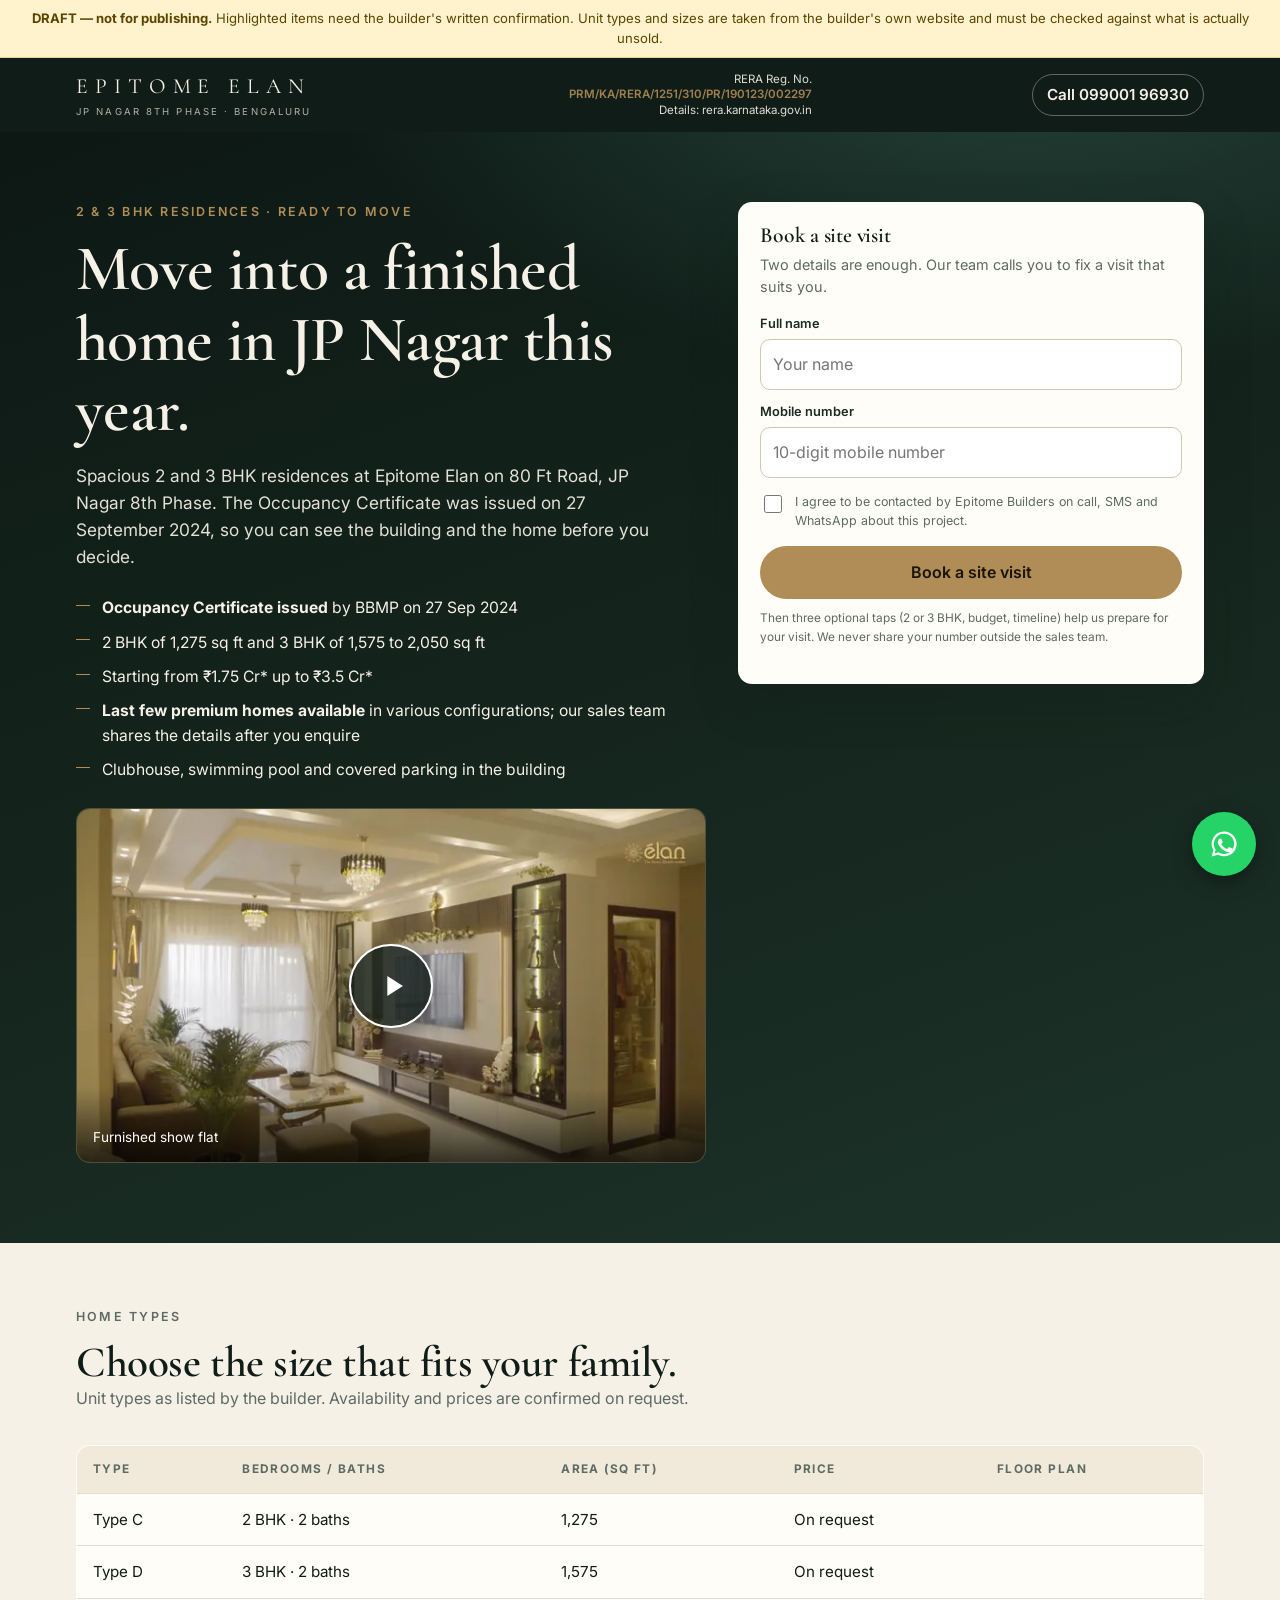
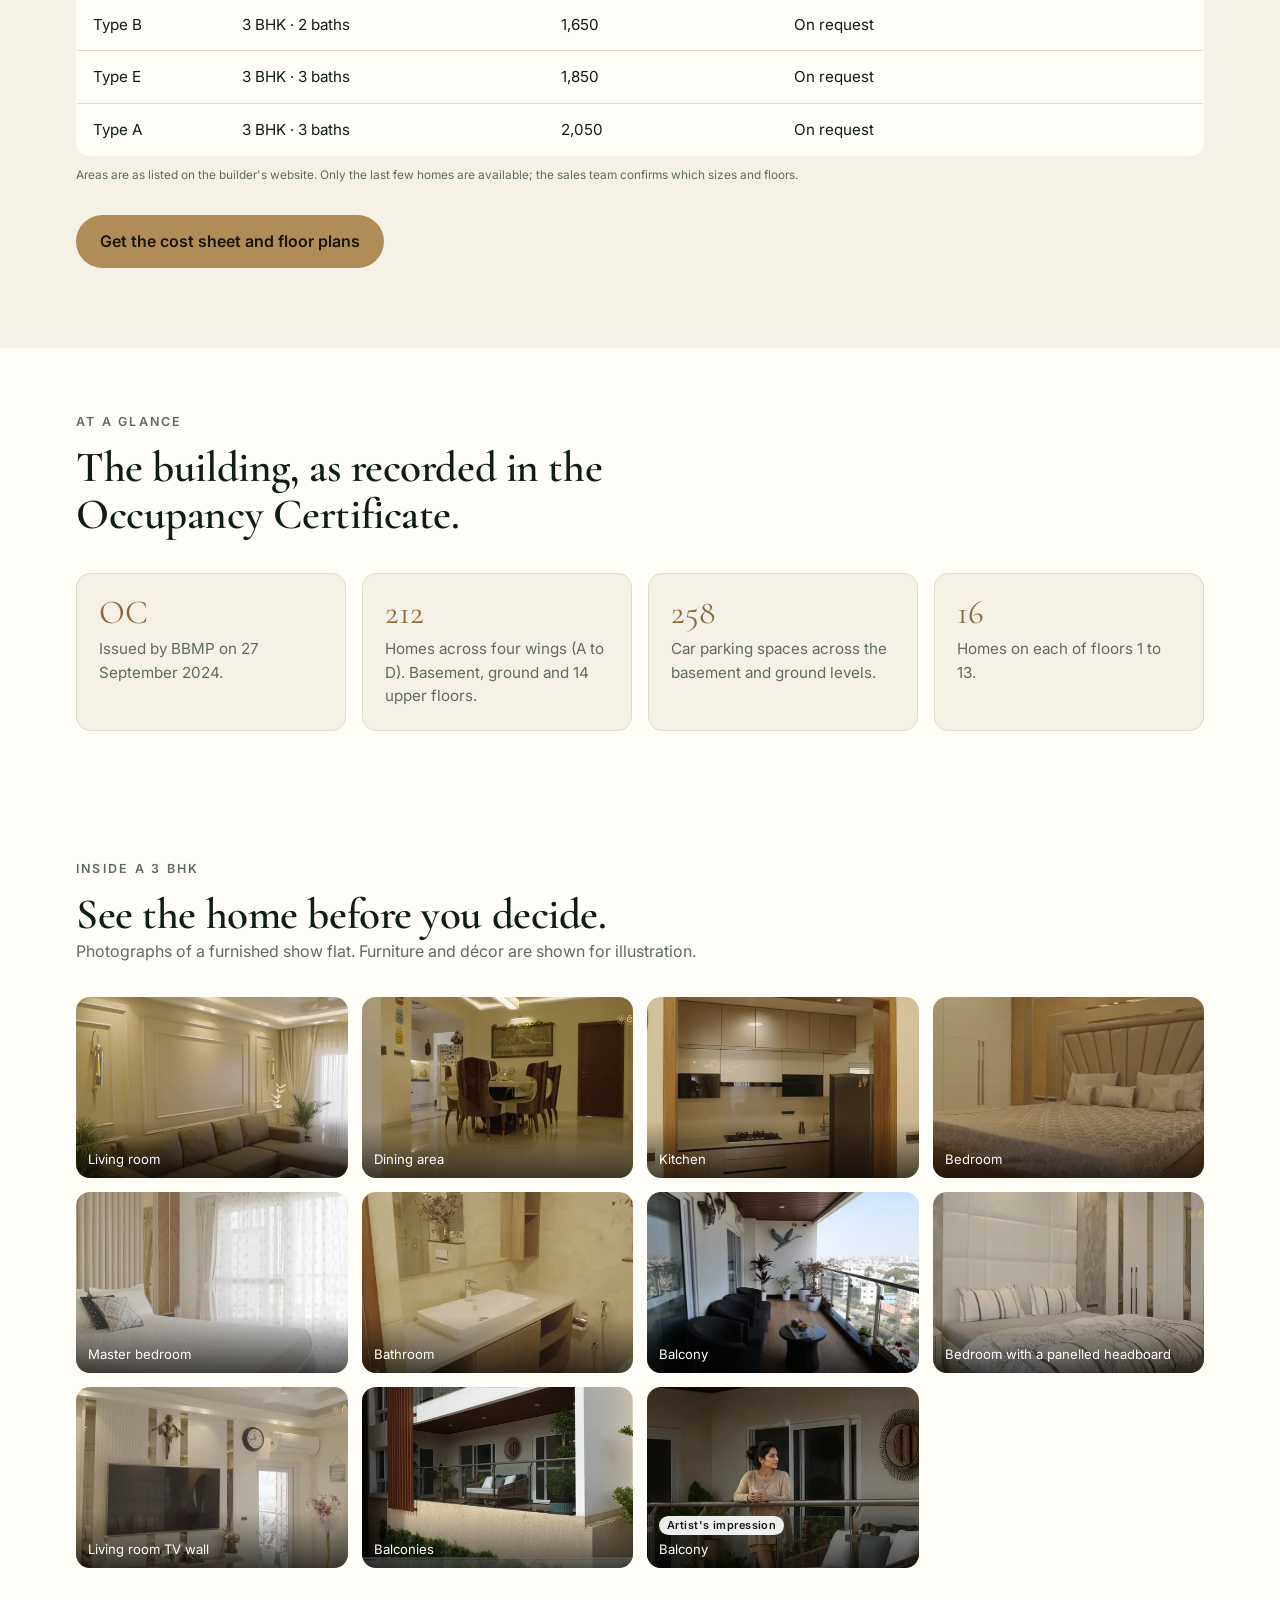
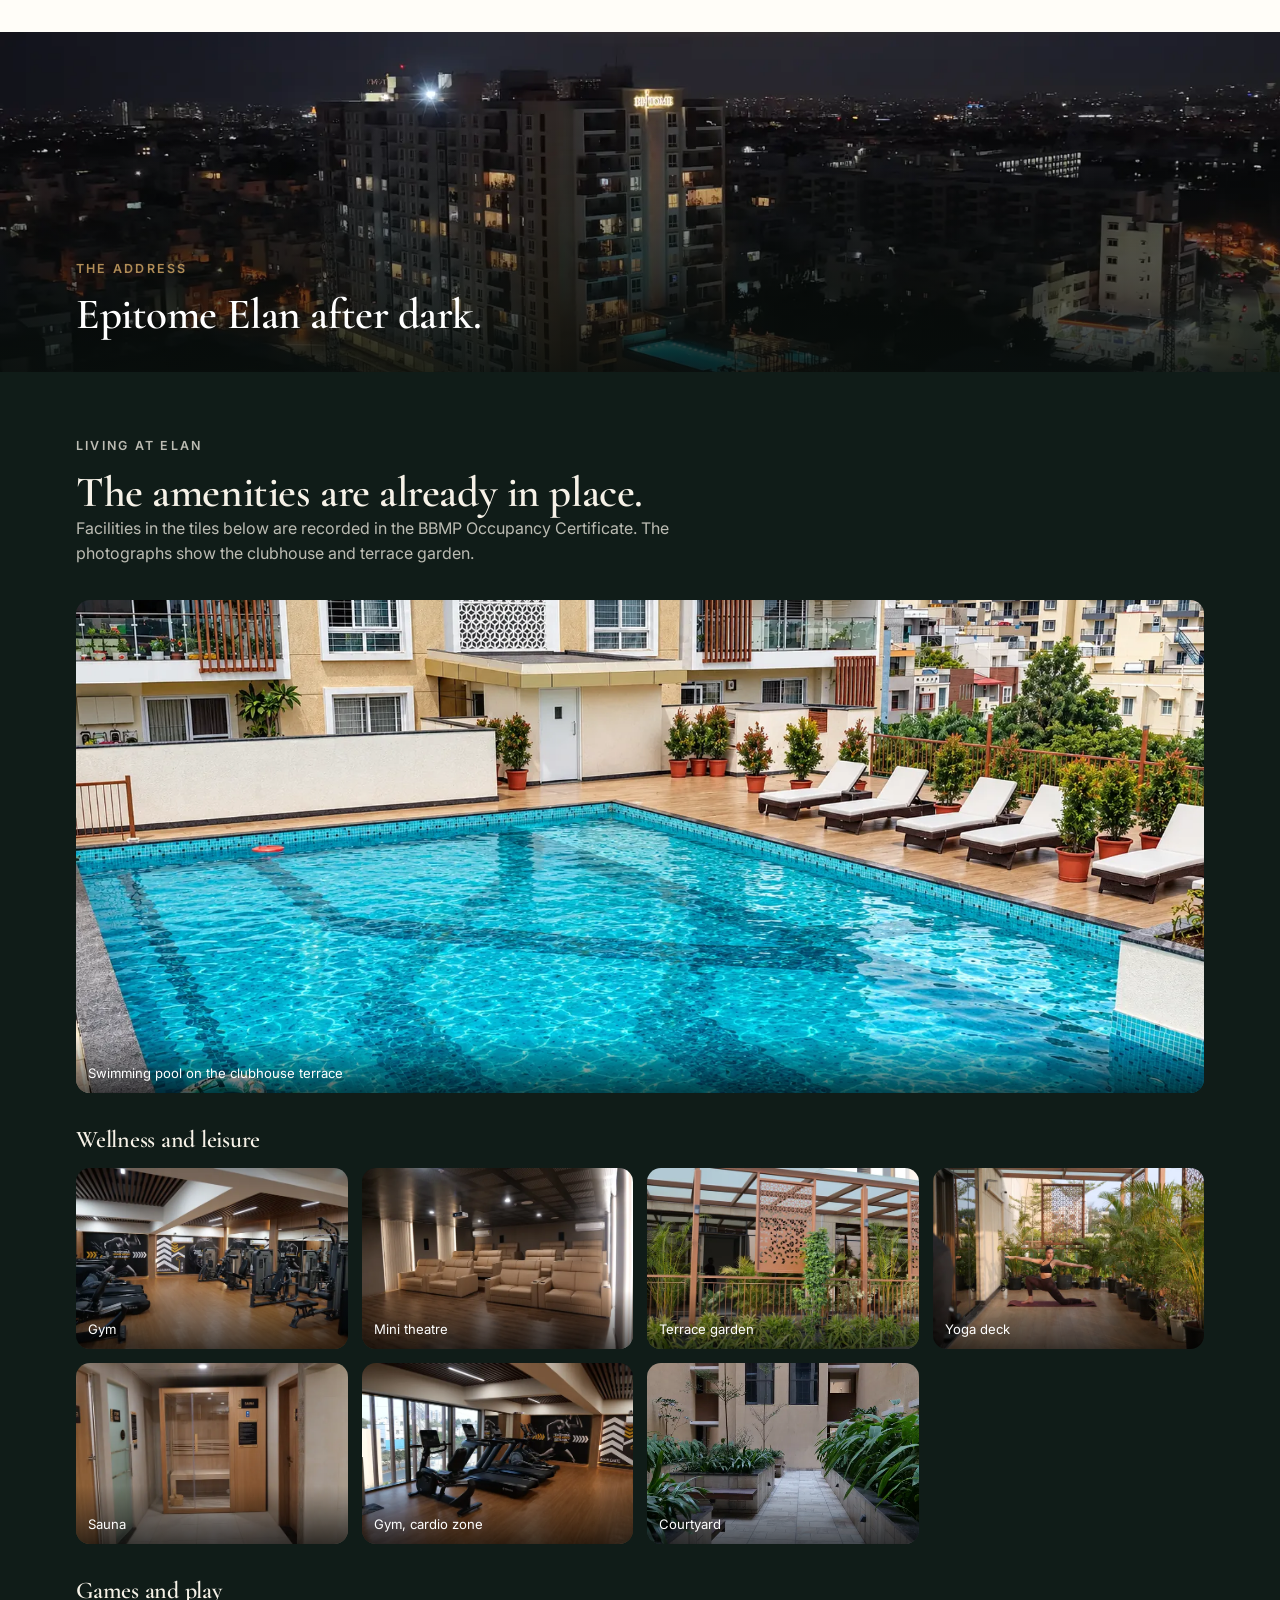
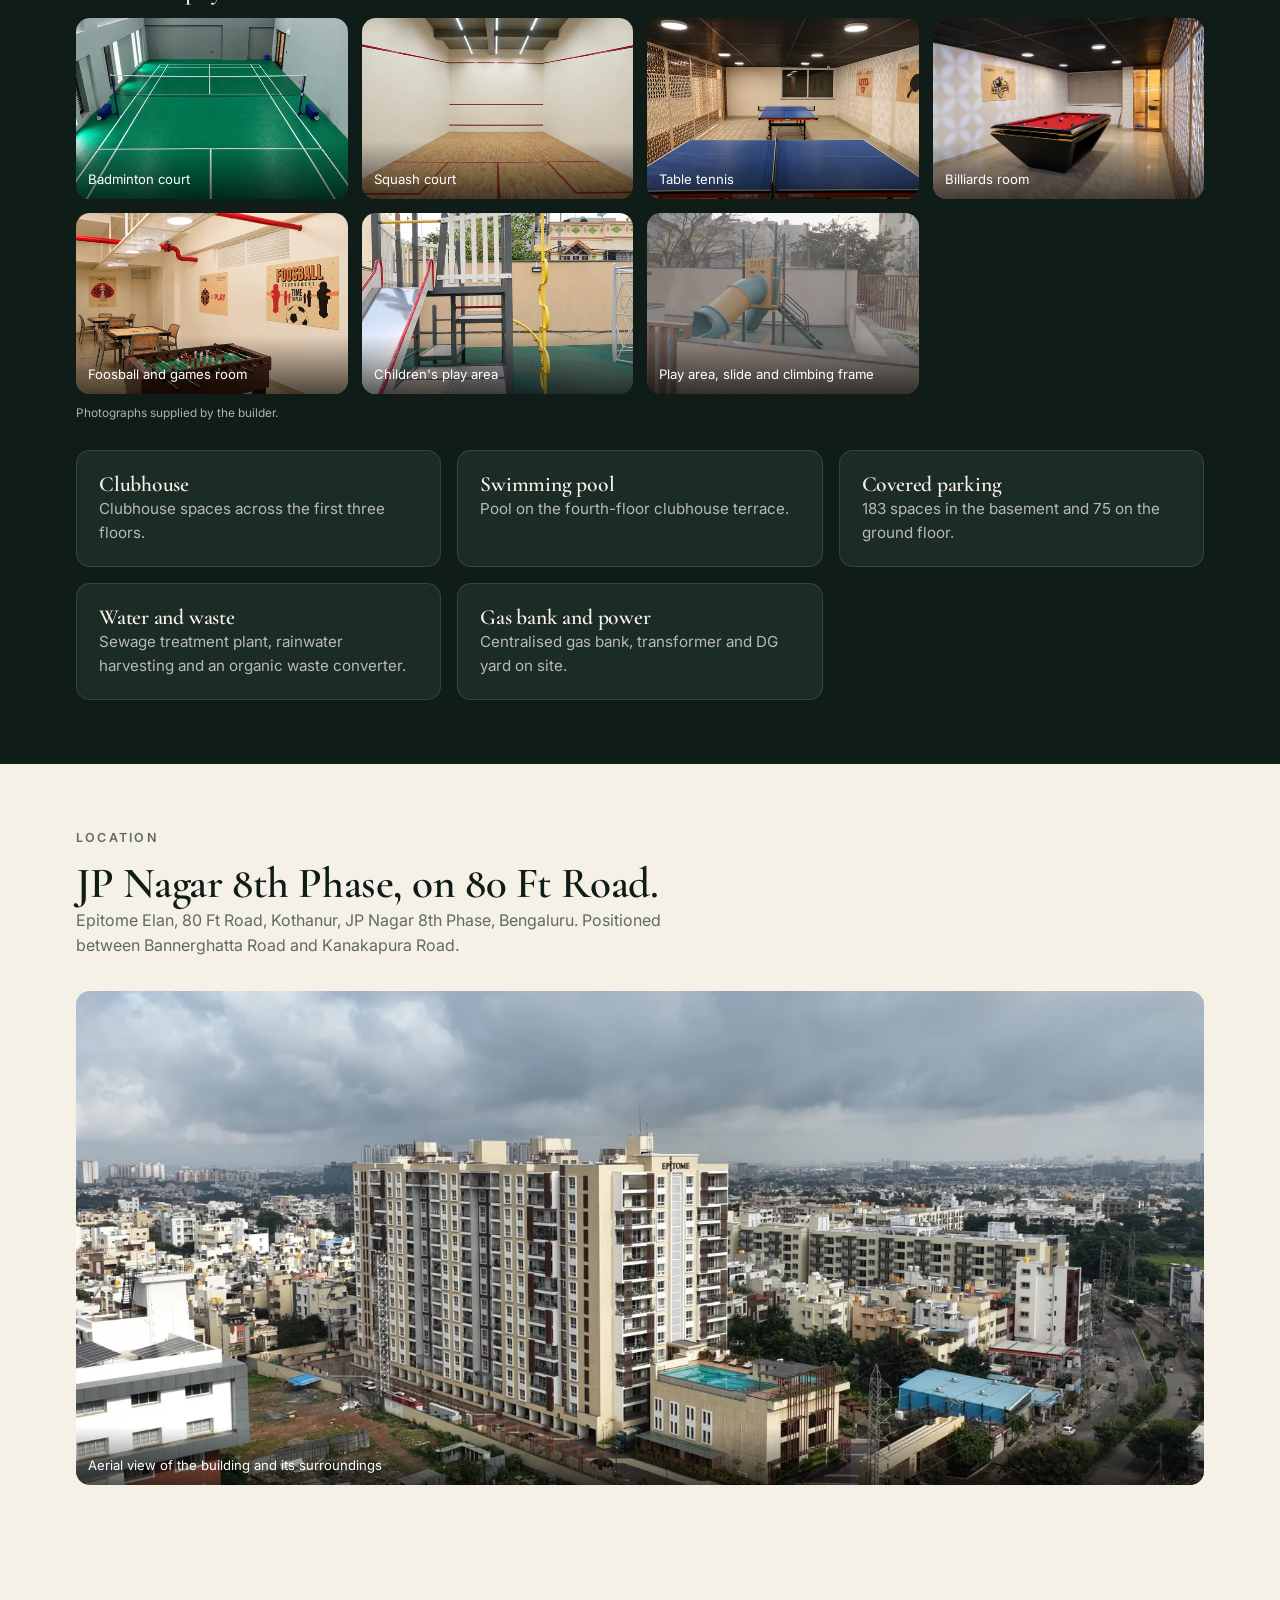
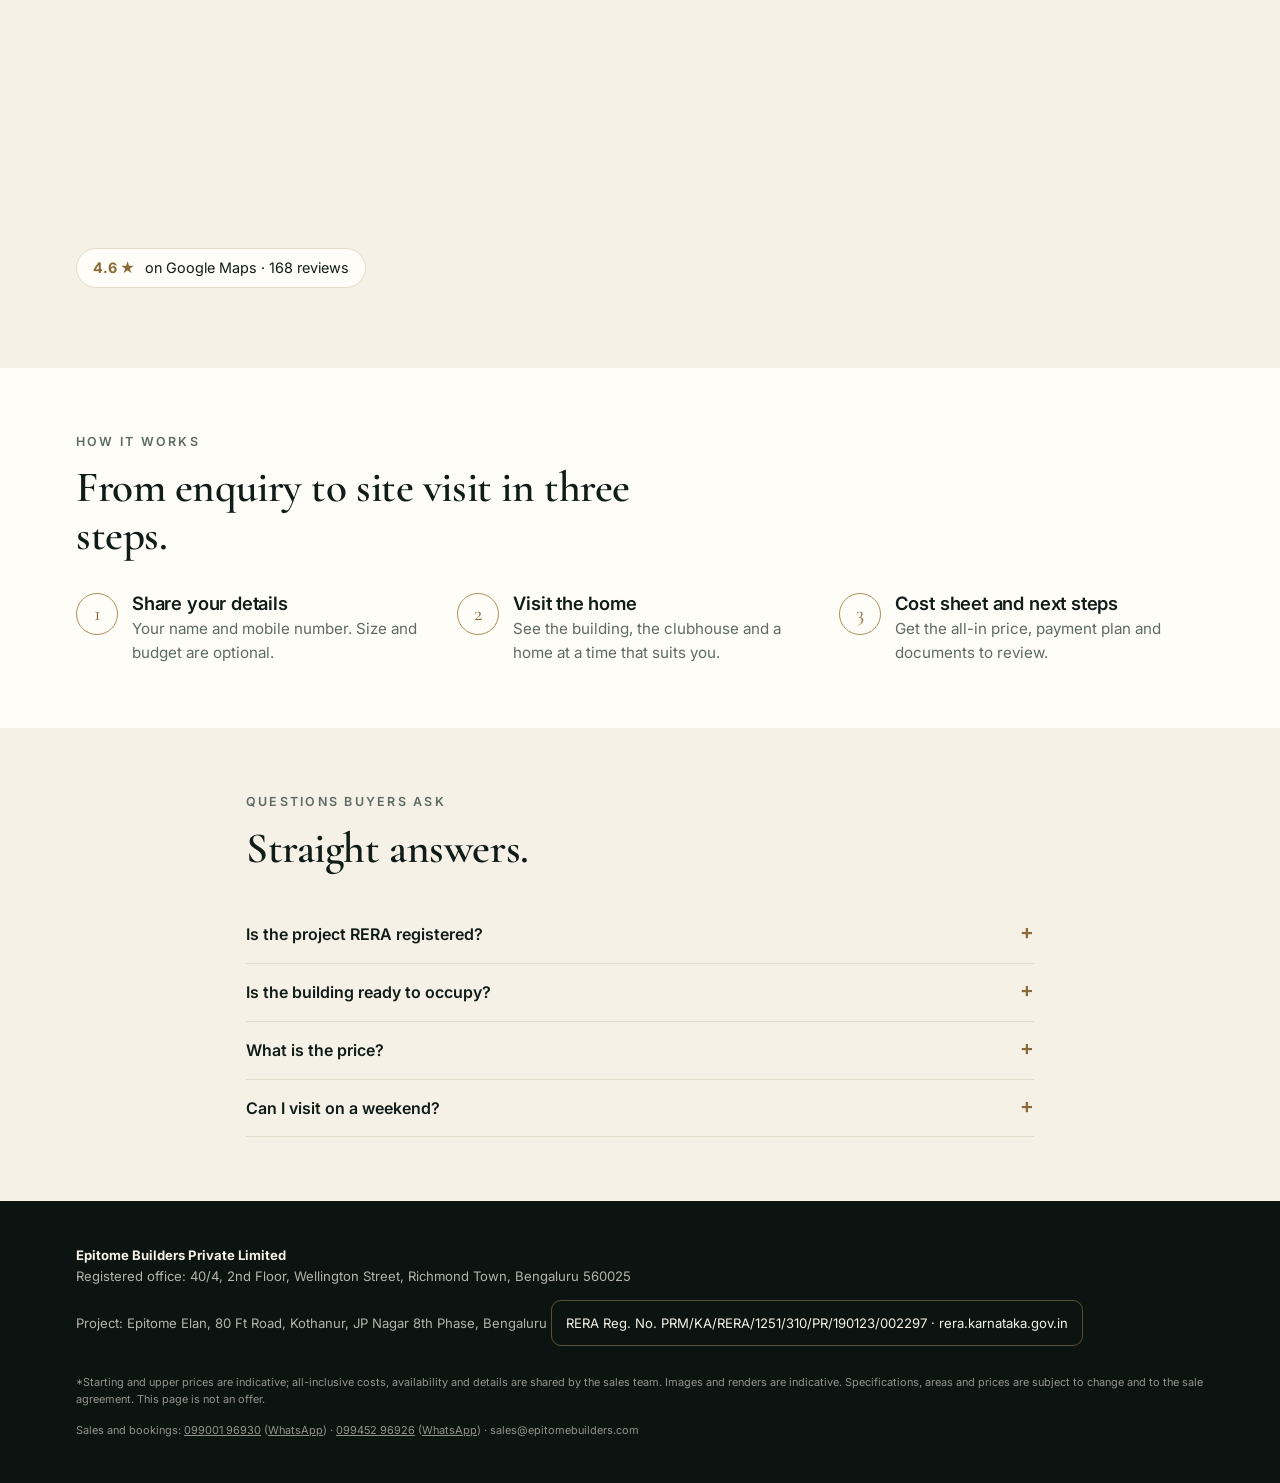
<file: residences.html>
<!doctype html>
<html lang="en">
<head>
<meta charset="utf-8">
<meta name="viewport" content="width=device-width, initial-scale=1">
<title>Ready-to-Move 2 &amp; 3 BHK Residences at Epitome Elan, JP Nagar 8th Phase</title>
<meta name="description" content="Ready-to-move 2 and 3 BHK residences at Epitome Elan, JP Nagar 8th Phase, Bengaluru. Occupancy Certificate issued. Book a site visit.">
<meta name="robots" content="noindex, nofollow">
<link rel="preconnect" href="https://fonts.googleapis.com">
<link rel="preconnect" href="https://fonts.gstatic.com" crossorigin>
<link href="https://fonts.googleapis.com/css2?family=Cormorant+Garamond:wght@500;600;700&family=Inter:wght@400;500;600&display=swap" rel="stylesheet">
<link rel="stylesheet" href="assets/style.css">
<link rel="preload" as="image" href="assets/img/bhk-living-1280.webp" imagesrcset="assets/img/bhk-living-640.webp 640w, assets/img/bhk-living-1280.webp 1280w" imagesizes="(min-width:980px) 560px, 100vw">
<!-- TRACKING (add at launch): Google Tag Manager container, Meta Pixel via GTM, Google Ads conversion tag via GTM. Events from assets/site.js: generate_lead, click_call, click_whatsapp -->
</head>
<body>

<div class="draft"><b>DRAFT — not for publishing.</b> Highlighted items need the builder's written confirmation. Unit types and sizes are taken from the builder&#39;s own website and must be checked against what is actually unsold.</div>

<header class="top">
  <div class="wrap">
    <a class="brand" href="#top">Epitome Elan<small>JP Nagar 8th Phase · Bengaluru</small></a>
    <div class="rera">RERA Reg. No. <b>PRM/KA/RERA/1251/310/PR/190123/002297</b><br>Details: rera.karnataka.gov.in</div>
    <a class="call" href="tel:+919900196930" data-track="click_call" data-where="header">Call 099001 96930</a>
  </div>
</header>

<main id="top">
<section class="hero on-dark">
  <div class="wrap">
    <div>
      <p class="eyebrow">2 &amp; 3 BHK residences · Ready to move</p>
      <h1>Move into a finished home in JP Nagar this year.</h1>
      <p class="lead">Spacious 2 and 3 BHK residences at Epitome Elan on 80 Ft Road, JP Nagar 8th Phase. The Occupancy Certificate was issued on 27 September 2024, so you can see the building and the home before you decide.</p>
      <ul class="facts">
        <li><b>Occupancy Certificate issued</b> by BBMP on 27 Sep 2024</li>
        <li>2 BHK of 1,275 sq ft and 3 BHK of 1,575 to 2,050 sq ft</li>
        <li>Starting from &#8377;1.75 Cr* up to &#8377;3.5 Cr*</li>
        <li><b>Last few premium homes available</b> in various configurations; our sales team shares the details after you enquire</li>
        <li>Clubhouse, swimming pool and covered parking in the building</li>
      </ul>
      <div class="poster" data-video="assets/film/showflat.mp4">
        <img src="assets/img/bhk-living-1280.webp" srcset="assets/img/bhk-living-640.webp 640w, assets/img/bhk-living-1280.webp 1280w" sizes="(min-width:980px) 560px, 100vw" width="1280" height="720" alt="Furnished living room of a 3 BHK show flat with a sofa, a TV unit and a crystal chandelier" fetchpriority="high" decoding="async">
        <button type="button" class="play" aria-label="Play the show-flat walkthrough" data-track="click_play" data-where="hero"><svg width="26" height="26" viewBox="0 0 24 24" fill="currentColor" aria-hidden="true"><path d="M8 5v14l11-7z"/></svg></button>
        <div class="cap">Furnished show flat</div>
      </div>
    </div>

    <aside class="card" id="enquire">
      <div id="formwrap">
        <div id="step1">
          <h3>Book a site visit</h3>
          <p class="sub">Two details are enough. Our team calls you to fix a visit that suits you.</p>
          <form data-lead="residence" novalidate autocomplete="on">
            <input type="hidden" name="landing_page"><input type="hidden" name="utm_source"><input type="hidden" name="utm_medium"><input type="hidden" name="utm_campaign"><input type="hidden" name="utm_content"><input type="hidden" name="utm_term"><input type="hidden" name="gclid"><input type="hidden" name="fbclid"><input type="hidden" name="wbraid"><input type="hidden" name="gbraid">
            <div><label for="name">Full name</label><input id="name" name="name" type="text" autocomplete="name" placeholder="Your name"><div class="err"></div></div>
            <div><label for="phone">Mobile number</label><input id="phone" name="phone" type="tel" inputmode="numeric" autocomplete="tel" placeholder="10-digit mobile number"><div class="err"></div></div>
            <label class="consent"><input type="checkbox" name="consent"><span>I agree to be contacted by Epitome Builders on call, SMS and WhatsApp about this project.</span></label>
            <div class="err consent-err">Please tick the box to continue.</div>
            <button class="btn btn-brass" type="submit">Book a site visit</button>
            <p class="micro">Then three optional taps (2 or 3 BHK, budget, timeline) help us prepare for your visit. We never share your number outside the sales team.</p>
          </form>
        </div>
        <div id="step2" hidden>
          <h3>Request received</h3>
          <p class="sub">Help us prepare for your visit. Skip any time.</p>
          <div class="qgroup" data-group="config"><div class="qlabel" id="q-config">Looking for</div><div class="chips" role="group" aria-labelledby="q-config"><button type="button" class="chip" aria-pressed="false">2 BHK</button><button type="button" class="chip" aria-pressed="false">3 BHK</button><button type="button" class="chip" aria-pressed="false">Open to both</button></div></div><div class="qgroup" data-group="budget"><div class="qlabel" id="q-budget">Budget</div><div class="chips" role="group" aria-labelledby="q-budget"><button type="button" class="chip" aria-pressed="false">Below ₹1.5 Cr</button><button type="button" class="chip" aria-pressed="false">₹1.5–2 Cr</button><button type="button" class="chip" aria-pressed="false">₹2–3 Cr</button><button type="button" class="chip" aria-pressed="false">Above ₹3 Cr</button></div></div><div class="qgroup" data-group="timeline"><div class="qlabel" id="q-timeline">Planning to buy</div><div class="chips" role="group" aria-labelledby="q-timeline"><button type="button" class="chip" aria-pressed="false">Within 1 month</button><button type="button" class="chip" aria-pressed="false">1–3 months</button><button type="button" class="chip" aria-pressed="false">Just exploring</button></div></div>
          <button class="btn btn-brass" type="button" id="send2">Send details</button>
          <p class="skip"><a href="thanks.html?type=residence" data-track="skip_step2" data-where="form">Skip for now</a></p>
        </div>
      </div>
    </aside>
  </div>
</section>

<section class="s">
  <div class="wrap">
    <div class="head"><p class="eyebrow">Home types</p><h2>Choose the size that fits your family.</h2><p>Unit types as listed by the builder. Availability and prices are confirmed on request.</p></div>
    <div class="scroll-x">
      <table class="units">
        <thead><tr><th>Type</th><th>Bedrooms / baths</th><th>Area (sq ft)</th><th>Price</th><th>Floor plan</th></tr></thead>
        <tbody>
          <tr><td data-label="Type">Type C</td><td data-label="Bedrooms and baths">2 BHK · 2 baths</td><td data-label="Area (sq ft)">1,275</td><td data-label="Price">On request</td><td data-label="Floor plan"></td></tr>
          <tr><td data-label="Type">Type D</td><td data-label="Bedrooms and baths">3 BHK · 2 baths</td><td data-label="Area (sq ft)">1,575</td><td data-label="Price">On request</td><td data-label="Floor plan"></td></tr>
          <tr><td data-label="Type">Type B</td><td data-label="Bedrooms and baths">3 BHK · 2 baths</td><td data-label="Area (sq ft)">1,650</td><td data-label="Price">On request</td><td data-label="Floor plan"></td></tr>
          <tr><td data-label="Type">Type E</td><td data-label="Bedrooms and baths">3 BHK · 3 baths</td><td data-label="Area (sq ft)">1,850</td><td data-label="Price">On request</td><td data-label="Floor plan"></td></tr>
          <tr><td data-label="Type">Type A</td><td data-label="Bedrooms and baths">3 BHK · 3 baths</td><td data-label="Area (sq ft)">2,050</td><td data-label="Price">On request</td><td data-label="Floor plan"></td></tr>
        </tbody>
      </table>
    </div>
    <p class="micro">Areas are as listed on the builder's website. Only the last few homes are available; the sales team confirms which sizes and floors.</p>
    <p style="margin-top:18px"><a class="btn btn-brass" style="width:auto" href="#enquire">Get the cost sheet and floor plans</a></p>
  </div>
</section>

<section class="s alt">
  <div class="wrap">
    <div class="head"><p class="eyebrow">At a glance</p><h2>The building, as recorded in the Occupancy Certificate.</h2></div>
    <div class="grid c4">
      <div class="tile"><div class="k">OC</div><p>Issued by BBMP on 27 September 2024.</p></div>
      <div class="tile"><div class="k">212</div><p>Homes across four wings (A to D). Basement, ground and 14 upper floors.</p></div>
      <div class="tile"><div class="k">258</div><p>Car parking spaces across the basement and ground levels.</p></div>
      <div class="tile"><div class="k">16</div><p>Homes on each of floors 1 to 13.</p></div>
    </div>
  </div>
</section>

<section class="s alt">
  <div class="wrap">
    <div class="head"><p class="eyebrow">Inside a 3 BHK</p><h2>See the home before you decide.</h2><p>Photographs of a furnished show flat. Furniture and décor are shown for illustration.</p></div>
    <div class="shots">
      <figure class="shot"><img src="assets/img/bhk-living2-1280.webp" srcset="assets/img/bhk-living2-640.webp 640w, assets/img/bhk-living2-1280.webp 1280w" sizes="(min-width:760px) 33vw, 100vw" width="1280" height="720" alt="Living room with an L-shaped sofa, panelled walls and a chandelier" loading="lazy" decoding="async"><figcaption class="c">Living room</figcaption></figure>
      <figure class="shot"><img src="assets/img/bhk-dining-1280.webp" srcset="assets/img/bhk-dining-640.webp 640w, assets/img/bhk-dining-1280.webp 1280w" sizes="(min-width:760px) 33vw, 100vw" width="1280" height="720" alt="Dining area with a six-seater table next to the kitchen" loading="lazy" decoding="async"><figcaption class="c">Dining area</figcaption></figure>
      <figure class="shot"><img src="assets/img/bhk-kitchen-1280.webp" srcset="assets/img/bhk-kitchen-640.webp 640w, assets/img/bhk-kitchen-1280.webp 1280w" sizes="(min-width:760px) 33vw, 100vw" width="1280" height="720" alt="Kitchen with tall cabinets and a hob" loading="lazy" decoding="async"><figcaption class="c">Kitchen</figcaption></figure>
      <figure class="shot"><img src="assets/img/bhk-bedroom-1280.webp" srcset="assets/img/bhk-bedroom-640.webp 640w, assets/img/bhk-bedroom-1280.webp 1280w" sizes="(min-width:760px) 33vw, 100vw" width="1280" height="720" alt="Bedroom with a panelled headboard and a bed" loading="lazy" decoding="async"><figcaption class="c">Bedroom</figcaption></figure>
      <figure class="shot"><img src="assets/img/bhk-master-1280.webp" srcset="assets/img/bhk-master-640.webp 640w, assets/img/bhk-master-1280.webp 1280w" sizes="(min-width:760px) 33vw, 100vw" width="1280" height="720" alt="Bedroom with sheer curtains and a large window" loading="lazy" decoding="async"><figcaption class="c">Master bedroom</figcaption></figure>
      <figure class="shot"><img src="assets/img/bhk-bath-1280.webp" srcset="assets/img/bhk-bath-640.webp 640w, assets/img/bhk-bath-1280.webp 1280w" sizes="(min-width:760px) 33vw, 100vw" width="1280" height="720" alt="Bathroom with a wide basin and a wall-hung toilet" loading="lazy" decoding="async"><figcaption class="c">Bathroom</figcaption></figure>
      <figure class="shot"><img src="assets/img/bhk-balcony-1280.webp" srcset="assets/img/bhk-balcony-640.webp 640w, assets/img/bhk-balcony-1280.webp 1280w" sizes="(min-width:760px) 33vw, 100vw" width="1280" height="853" alt="Balcony with outdoor seating and a view across the neighbourhood" loading="lazy" decoding="async"><figcaption class="c">Balcony</figcaption></figure>
      <figure class="shot"><img src="assets/img/bhk-bed2-1280.webp" srcset="assets/img/bhk-bed2-640.webp 640w, assets/img/bhk-bed2-1280.webp 1280w" sizes="(min-width:760px) 33vw, 100vw" width="1280" height="720" alt="Bedroom with a quilted panelled headboard, bedside tables and curtains" loading="lazy" decoding="async"><figcaption class="c">Bedroom with a panelled headboard</figcaption></figure>
      <figure class="shot"><img src="assets/img/bhk-tv-1280.webp" srcset="assets/img/bhk-tv-640.webp 640w, assets/img/bhk-tv-1280.webp 1280w" sizes="(min-width:760px) 33vw, 100vw" width="1280" height="720" alt="Living room wall with a wall-mounted TV, mirrored panels and a decorative statue" loading="lazy" decoding="async"><figcaption class="c">Living room TV wall</figcaption></figure>
      <figure class="shot"><img src="assets/img/bhk-balconies-1280.webp" srcset="assets/img/bhk-balconies-640.webp 640w, assets/img/bhk-balconies-1280.webp 1280w" sizes="(min-width:760px) 33vw, 100vw" width="1280" height="720" alt="Balconies with glass railings and timber ceilings on the building facade" loading="lazy" decoding="async"><figcaption class="c">Balconies</figcaption></figure>
      <figure class="shot"><img src="assets/img/ai-calm-720.webp" srcset="assets/img/ai-calm-480.webp 480w, assets/img/ai-calm-720.webp 720w" sizes="(min-width:760px) 33vw, 100vw" width="720" height="1279" alt="Visualisation of a person with a mug on a balcony" loading="lazy" decoding="async"><figcaption class="c"><span class="ai-tag">Artist&#39;s impression</span><br>Balcony</figcaption></figure>
    </div>
  </div>
</section>

<section class="band on-dark" aria-label="Epitome Elan at night">
  <img src="assets/img/hero-night-1600.webp" srcset="assets/img/hero-night-800.webp 800w, assets/img/hero-night-1600.webp 1600w" sizes="100vw" width="1600" height="900" alt="Aerial night view of the Epitome Elan building with the clubhouse pool lit on the podium" loading="lazy" decoding="async">
  <div class="wrap"><p class="eyebrow">The address</p><h2>Epitome Elan after dark.</h2></div>
</section>

<section class="s dark on-dark">
  <div class="wrap">
    <div class="head"><p class="eyebrow">Living at Elan</p><h2>The amenities are already in place.</h2><p>Facilities in the tiles below are recorded in the BBMP Occupancy Certificate. The photographs show the clubhouse and terrace garden.</p></div>
    <figure class="shot wide"><img src="assets/img/club-pool-1600.webp" srcset="assets/img/club-pool-800.webp 800w, assets/img/club-pool-1600.webp 1600w" sizes="(min-width:1160px) 1160px, 100vw" width="1600" height="900" alt="Swimming pool with sun loungers on the clubhouse terrace, with the building behind" loading="lazy" decoding="async"><figcaption class="c">Swimming pool on the clubhouse terrace</figcaption></figure>
    <h3 class="sub-h">Wellness and leisure</h3>
    <div class="shots">
      <figure class="shot"><img src="assets/img/club-gym-1280.webp" srcset="assets/img/club-gym-640.webp 640w, assets/img/club-gym-1280.webp 1280w" sizes="(min-width:760px) 33vw, 100vw" width="1280" height="853" alt="Gym with cardio and strength equipment, wooden flooring and large windows" loading="lazy" decoding="async"><figcaption class="c">Gym</figcaption></figure>
      <figure class="shot"><img src="assets/img/club-theatre-1280.webp" srcset="assets/img/club-theatre-640.webp 640w, assets/img/club-theatre-1280.webp 1280w" sizes="(min-width:760px) 33vw, 100vw" width="1280" height="853" alt="Mini theatre with leather recliner seating and a projection screen" loading="lazy" decoding="async"><figcaption class="c">Mini theatre</figcaption></figure>
      <figure class="shot"><img src="assets/img/club-pergola-1280.webp" srcset="assets/img/club-pergola-640.webp 640w, assets/img/club-pergola-1280.webp 1280w" sizes="(min-width:760px) 33vw, 100vw" width="1280" height="853" alt="Terrace garden with a timber pergola, a carved screen and planters" loading="lazy" decoding="async"><figcaption class="c">Terrace garden</figcaption></figure>
      <figure class="shot"><img src="assets/img/club-yoga-1280.webp" srcset="assets/img/club-yoga-640.webp 640w, assets/img/club-yoga-1280.webp 1280w" sizes="(min-width:760px) 33vw, 100vw" width="1280" height="853" alt="Yoga practice on a landscaped terrace deck surrounded by plants" loading="lazy" decoding="async"><figcaption class="c">Yoga deck</figcaption></figure>
      <figure class="shot"><img src="assets/img/club-sauna-1280.webp" srcset="assets/img/club-sauna-640.webp 640w, assets/img/club-sauna-1280.webp 1280w" sizes="(min-width:760px) 33vw, 100vw" width="1280" height="1920" alt="Sauna cabin with a glass door in a tiled wellness room" loading="lazy" decoding="async"><figcaption class="c">Sauna</figcaption></figure>
      <figure class="shot"><img src="assets/img/club-gym2-1280.webp" srcset="assets/img/club-gym2-640.webp 640w, assets/img/club-gym2-1280.webp 1280w" sizes="(min-width:760px) 33vw, 100vw" width="1280" height="853" alt="Second view of the gym with treadmills facing a window" loading="lazy" decoding="async"><figcaption class="c">Gym, cardio zone</figcaption></figure>
      <figure class="shot"><img src="assets/img/club-courtyard-1280.webp" srcset="assets/img/club-courtyard-640.webp 640w, assets/img/club-courtyard-1280.webp 1280w" sizes="(min-width:760px) 33vw, 100vw" width="1280" height="720" alt="Landscaped courtyard with planters, stone paving and seating between building wings" loading="lazy" decoding="async"><figcaption class="c">Courtyard</figcaption></figure>
    </div>
    <h3 class="sub-h">Games and play</h3>
    <div class="shots">
      <figure class="shot"><img src="assets/img/club-badminton-1280.webp" srcset="assets/img/club-badminton-640.webp 640w, assets/img/club-badminton-1280.webp 1280w" sizes="(min-width:760px) 33vw, 100vw" width="1280" height="720" alt="Indoor badminton court with a green playing surface" loading="lazy" decoding="async"><figcaption class="c">Badminton court</figcaption></figure>
      <figure class="shot"><img src="assets/img/club-squash-1280.webp" srcset="assets/img/club-squash-640.webp 640w, assets/img/club-squash-1280.webp 1280w" sizes="(min-width:760px) 33vw, 100vw" width="1280" height="720" alt="Squash court with a timber floor and red court lines" loading="lazy" decoding="async"><figcaption class="c">Squash court</figcaption></figure>
      <figure class="shot"><img src="assets/img/club-tt-1280.webp" srcset="assets/img/club-tt-640.webp 640w, assets/img/club-tt-1280.webp 1280w" sizes="(min-width:760px) 33vw, 100vw" width="1280" height="721" alt="Table tennis room with two tables and carved screen walls" loading="lazy" decoding="async"><figcaption class="c">Table tennis</figcaption></figure>
      <figure class="shot"><img src="assets/img/club-billiards-1280.webp" srcset="assets/img/club-billiards-640.webp 640w, assets/img/club-billiards-1280.webp 1280w" sizes="(min-width:760px) 33vw, 100vw" width="1280" height="853" alt="Billiards room with a red-felt table" loading="lazy" decoding="async"><figcaption class="c">Billiards room</figcaption></figure>
      <figure class="shot"><img src="assets/img/club-foosball-1280.webp" srcset="assets/img/club-foosball-640.webp 640w, assets/img/club-foosball-1280.webp 1280w" sizes="(min-width:760px) 33vw, 100vw" width="1280" height="720" alt="Games room with a foosball table and seating" loading="lazy" decoding="async"><figcaption class="c">Foosball and games room</figcaption></figure>
      <figure class="shot"><img src="assets/img/club-play-1280.webp" srcset="assets/img/club-play-640.webp 640w, assets/img/club-play-1280.webp 1280w" sizes="(min-width:760px) 33vw, 100vw" width="1280" height="720" alt="Children's play area with a slide and climbing frame" loading="lazy" decoding="async"><figcaption class="c">Children's play area</figcaption></figure>
      <figure class="shot"><img src="assets/img/club-play2-1280.webp" srcset="assets/img/club-play2-640.webp 640w, assets/img/club-play2-1280.webp 1280w" sizes="(min-width:760px) 33vw, 100vw" width="1280" height="715" alt="Children's play area with a tube slide and a climbing frame on a rubber floor" loading="lazy" decoding="async"><figcaption class="c">Play area, slide and climbing frame</figcaption></figure>
    </div>
    <p class="micro on-dark-micro">Photographs supplied by the builder.</p>
    <div class="grid c3" style="margin-top:28px">
      <div class="tile"><h3>Clubhouse</h3><p>Clubhouse spaces across the first three floors.</p></div>
      <div class="tile"><h3>Swimming pool</h3><p>Pool on the fourth-floor clubhouse terrace.</p></div>
      <div class="tile"><h3>Covered parking</h3><p>183 spaces in the basement and 75 on the ground floor.</p></div>
      <div class="tile"><h3>Water and waste</h3><p>Sewage treatment plant, rainwater harvesting and an organic waste converter.</p></div>
      <div class="tile"><h3>Gas bank and power</h3><p>Centralised gas bank, transformer and DG yard on site.</p></div>
    </div>
  </div>
</section>

<section class="s">
  <div class="wrap">
    <div class="head"><p class="eyebrow">Location</p><h2>JP Nagar 8th Phase, on 80 Ft Road.</h2><p>Epitome Elan, 80 Ft Road, Kothanur, JP Nagar 8th Phase, Bengaluru. Positioned between Bannerghatta Road and Kanakapura Road.</p></div>
    <figure class="shot wide"><img src="assets/img/building-day-1600.webp" srcset="assets/img/building-day-800.webp 800w, assets/img/building-day-1600.webp 1600w" sizes="(min-width:1160px) 1160px, 100vw" width="1600" height="900" alt="Aerial view of the Epitome Elan building and its surroundings in JP Nagar" loading="lazy" decoding="async"><figcaption class="c">Aerial view of the building and its surroundings</figcaption></figure>
    <iframe class="map" title="Map showing Epitome Elan" loading="lazy" referrerpolicy="no-referrer-when-downgrade" src="https://www.google.com/maps?q=12.8740756,77.575576&z=15&output=embed"></iframe>
    <p style="margin-top:18px"><a class="rating" href="https://maps.google.com/?cid=10866468194219732090" target="_blank" rel="noopener"><b>4.6 ★</b> on Google Maps · 168 reviews</a></p>
  </div>
</section>

<section class="s alt">
  <div class="wrap">
    <div class="head"><p class="eyebrow">How it works</p><h2>From enquiry to site visit in three steps.</h2></div>
    <ol class="steps" style="padding:0;margin:0">
      <li><h3>Share your details</h3><p>Your name and mobile number. Size and budget are optional.</p></li>
      <li><h3>Visit the home</h3><p>See the building, the clubhouse and a home at a time that suits you.</p></li>
      <li><h3>Cost sheet and next steps</h3><p>Get the all-in price, payment plan and documents to review.</p></li>
    </ol>
  </div>
</section>

<section class="s">
  <div class="wrap" style="max-width:820px">
    <div class="head"><p class="eyebrow">Questions buyers ask</p><h2>Straight answers.</h2></div>
    <details><summary>Is the project RERA registered?</summary><p>Yes. Epitome Elan is registered with K-RERA under number PRM/KA/RERA/1251/310/PR/190123/002297. You can check the registration at rera.karnataka.gov.in.</p></details>
    <details><summary>Is the building ready to occupy?</summary><p>Yes. BBMP issued the Occupancy Certificate on 27 September 2024.</p></details>
    <details><summary>What is the price?</summary><p>2 and 3 BHK homes start from &#8377;1.75 Cr* and go up to &#8377;3.5 Cr*, depending on the size and floor. Our sales team will send you the full price details for the home you choose.</p></details>
    <details><summary>Can I visit on a weekend?</summary><p>Yes. Choose a weekday evening or weekend slot in the form and the sales team will confirm.</p></details>
  </div>
</section>
</main>

<footer>
  <div class="wrap">
    <b>Epitome Builders Private Limited</b><br>
    Registered office: 40/4, 2nd Floor, Wellington Street, Richmond Town, Bengaluru 560025<br>
    Project: Epitome Elan, 80 Ft Road, Kothanur, JP Nagar 8th Phase, Bengaluru
    <div class="rera-foot">RERA Reg. No. PRM/KA/RERA/1251/310/PR/190123/002297 · rera.karnataka.gov.in</div>
    <small>*Starting and upper prices are indicative; all-inclusive costs, availability and details are shared by the sales team. Images and renders are indicative. Specifications, areas and prices are subject to change and to the sale agreement. This page is not an offer.</small>
    <small>Sales and bookings: <a href="tel:+919900196930">099001 96930</a> (<a href="https://wa.me/919900196930">WhatsApp</a>) · <a href="tel:+919945296926">099452 96926</a> (<a href="https://wa.me/919945296926">WhatsApp</a>) · sales@epitomebuilders.com</small>
  </div>
</footer>

<a class="wa-fab" href="https://wa.me/919900196930?text=Hi%2C%20I%27m%20interested%20in%20a%202%2F3%20BHK%20at%20Epitome%20Elan.%20I%27d%20like%20to%20book%20a%20visit." target="_blank" rel="noopener" data-track="click_whatsapp" data-where="floating" aria-label="Chat on WhatsApp to book"><svg width="30" height="30" viewBox="0 0 24 24" fill="currentColor" aria-hidden="true"><path d="M12.04 2a9.9 9.9 0 0 0-8.5 14.9L2 22l5.27-1.5A9.9 9.9 0 1 0 12.04 2zm0 1.8a8.1 8.1 0 1 1-4.2 15.04l-.3-.18-3.13.89.9-3.05-.2-.32A8.1 8.1 0 0 1 12.04 3.8zm-3.2 3.9c-.2 0-.5.07-.75.35-.26.28-1 1-1 2.4s1.03 2.8 1.17 3c.15.2 2.02 3.2 5 4.4 2.5.98 3 .8 3.5.74.55-.05 1.7-.7 1.95-1.37.24-.68.24-1.26.17-1.38-.07-.12-.27-.2-.57-.35s-1.7-.84-1.97-.93c-.27-.1-.47-.15-.67.15-.2.3-.77.93-.94 1.12-.17.2-.35.22-.65.07-.3-.15-1.26-.46-2.4-1.48-.9-.8-1.5-1.77-1.67-2.07-.17-.3-.02-.46.13-.6.13-.14.3-.35.45-.52.15-.18.2-.3.3-.5.1-.2.05-.37-.02-.52-.08-.15-.67-1.62-.92-2.2-.24-.58-.5-.5-.67-.5z"/></svg></a>

<nav class="bar" aria-label="Quick actions">
  <a href="tel:+919900196930" data-track="click_call" data-where="sticky_bar">Call</a>
  <a href="https://wa.me/919900196930?text=Hi%2C%20I%27m%20interested%20in%20a%202%2F3%20BHK%20at%20Epitome%20Elan.%20I%27d%20like%20to%20book%20a%20visit." data-track="click_whatsapp" data-where="sticky_bar">WhatsApp</a>
  <a class="primary" href="#enquire">Book a visit</a>
</nav>

<script src="assets/site.js"></script>
</body>
</html>
</file>
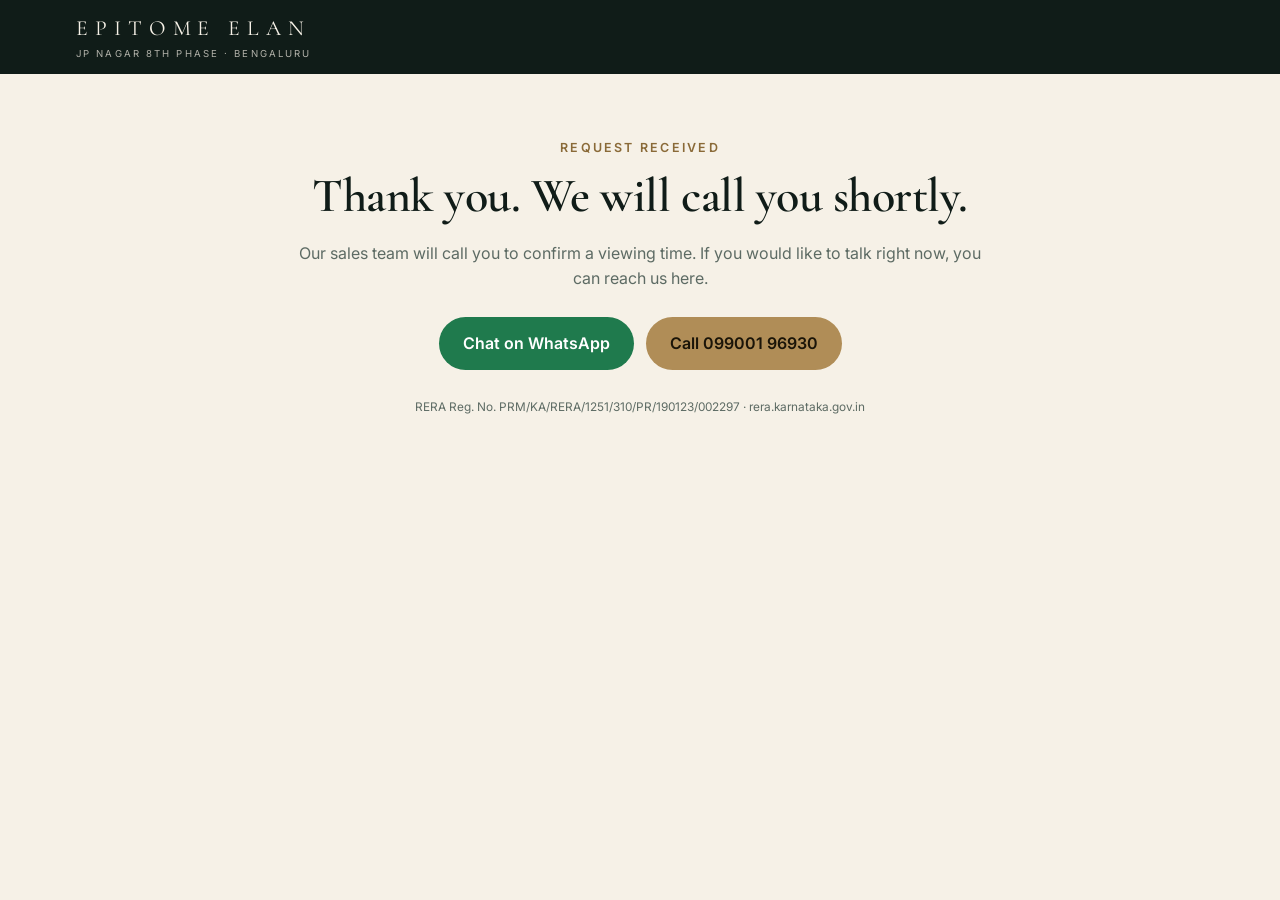
<file: thanks.html>
<!doctype html>
<html lang="en">
<head>
<meta charset="utf-8">
<meta name="viewport" content="width=device-width, initial-scale=1">
<title>Thank you | Epitome Elan</title>
<meta name="robots" content="noindex, nofollow">
<link href="https://fonts.googleapis.com/css2?family=Cormorant+Garamond:wght@500;600;700&family=Inter:wght@400;500;600&display=swap" rel="stylesheet">
<link rel="stylesheet" href="assets/style.css">
<!-- CONFIRMATION PAGE: the lead conversion (Google Ads + Meta "Lead") fires when step 1 of the form is submitted (dataLayer event generate_lead), so the lead is counted even if the visitor never reaches this page. Do NOT fire a second conversion here. Optional: fire a "lead_qualified" event from step 2 as a secondary signal. -->
</head>
<body>
<header class="top"><div class="wrap"><a class="brand" href="#">Epitome Elan<small>JP Nagar 8th Phase · Bengaluru</small></a></div></header>
<main>
  <section class="s" style="min-height:70vh">
    <div class="wrap" style="max-width:720px;text-align:center">
      <p class="eyebrow">Request received</p>
      <h1 style="font-size:clamp(2rem,5vw,3rem)">Thank you. We will call you shortly.</h1>
      <p style="margin-top:18px;color:var(--muted)">Our sales team will call you to confirm a viewing time. If you would like to talk right now, you can reach us here.</p>
      <p style="display:flex;gap:12px;justify-content:center;flex-wrap:wrap;margin-top:26px">
        <a class="btn btn-wa" data-track="click_whatsapp" data-where="thanks" href="https://wa.me/919900196930?text=Hi%2C%20I%20just%20enquired%20about%20Epitome%20Elan.">Chat on WhatsApp</a>
        <a class="btn btn-brass" style="width:auto;margin-top:0" data-track="click_call" data-where="thanks" href="tel:+919900196930">Call 099001 96930</a>
     </p>
      <p class="micro" style="margin-top:28px">RERA Reg. No. PRM/KA/RERA/1251/310/PR/190123/002297 · rera.karnataka.gov.in</p>
    </div>
  </section>
</main>
<script src="assets/site.js"></script>
</body>
</html>
</file>
<file: assets/style.css>
/* Epitome Elan landing pages — shared styles (DRAFT) */
:root {
  --ink: #101c18;
  --ink-2: #1b2b25;
  --ivory: #f6f1e7;
  --paper: #fffdf8;
  --brass: #b08d57;
  --brass-dark: #8a6a38;
  --muted: #5d6b64;
  --line: #e3dccb;
  --ok: #2f6b4f;
  --radius: 14px;
  --shadow: 0 18px 50px rgba(16, 28, 24, 0.18);
  --gutter: 16px;
}
* { box-sizing: border-box; }
html { scroll-behavior: smooth; }
body {
  margin: 0;
  background: var(--ivory);
  color: var(--ink);
  font-family: "Inter", system-ui, -apple-system, "Segoe UI", Roboto, sans-serif;
  line-height: 1.55;
  -webkit-text-size-adjust: 100%;
}
h1, h2, h3 { font-family: "Cormorant Garamond", Georgia, "Times New Roman", serif; font-weight: 600; line-height: 1.1; margin: 0; letter-spacing: -0.01em; }
h1 { font-size: clamp(2.3rem, 6vw, 4rem); }
h2 { font-size: clamp(1.8rem, 4vw, 2.7rem); }
h3 { font-size: 1.35rem; }
p { margin: 0 0 1rem; }
a { color: inherit; }
img { max-width: 100%; display: block; }
.wrap { width: 100%; max-width: 1160px; margin: 0 auto; padding: 0 var(--gutter); }
.eyebrow { font-size: 0.78rem; letter-spacing: 0.18em; text-transform: uppercase; color: var(--brass-dark); font-weight: 600; margin-bottom: 0.8rem; }
.on-dark .eyebrow { color: var(--brass); }

/* draft banner */
.draft { background: #fff3cd; color: #5b4500; font-size: 0.82rem; padding: 8px var(--gutter); text-align: center; border-bottom: 1px solid #ecd78a; }
.tbc { background: rgba(176, 141, 87, 0.2); border-bottom: 1px dashed var(--brass-dark); padding: 0 4px; border-radius: 3px; overflow-wrap: anywhere; -webkit-box-decoration-break: clone; box-decoration-break: clone; }

/* header */
.top { background: var(--ink); color: var(--ivory); }
.top .wrap { display: flex; flex-wrap: wrap; align-items: center; justify-content: space-between; gap: 6px 12px; padding-top: 12px; padding-bottom: 12px; }
.brand { font-family: "Cormorant Garamond", Georgia, serif; font-size: 1.2rem; letter-spacing: 0.22em; text-transform: uppercase; text-decoration: none; white-space: nowrap; }
.brand small { display: block; font-family: "Inter", sans-serif; font-size: 0.6rem; letter-spacing: 0.22em; opacity: 0.7; margin-top: 2px; }
.rera { order: 3; flex: 1 1 100%; text-align: left; font-size: 0.68rem; line-height: 1.35; opacity: 0.9; overflow-wrap: anywhere; border-top: 1px solid rgba(246, 241, 231, 0.12); padding-top: 6px; }
.rera b { color: var(--brass); font-weight: 600; }
.call { display: none; color: var(--ivory); text-decoration: none; font-weight: 600; font-size: 0.95rem; border: 1px solid rgba(246, 241, 231, 0.35); padding: 8px 14px; border-radius: 999px; }

/* hero */
.hero { position: relative; background: radial-gradient(1200px 600px at 80% -10%, #25443a 0%, transparent 60%), linear-gradient(160deg, #0d1814 0%, #16271f 60%, #1d3329 100%); color: var(--ivory); }
.hero .wrap { display: grid; gap: 32px; padding-top: 44px; padding-bottom: 56px; }
.hero p.lead { font-size: 1.08rem; max-width: 34em; opacity: 0.92; margin-top: 18px; }
.hero ul.facts { list-style: none; padding: 0; margin: 26px 0 0; display: grid; gap: 10px; }
.hero ul.facts li { padding-left: 26px; position: relative; font-size: 0.98rem; }
.hero ul.facts li::before { content: ""; position: absolute; left: 0; top: 0.55em; width: 14px; height: 1px; background: var(--brass); }
.ph { position: relative; border-radius: var(--radius); background: repeating-linear-gradient(135deg, rgba(176, 141, 87, 0.1) 0 12px, rgba(176, 141, 87, 0.04) 12px 24px), #1c2f27; border: 1px dashed rgba(176, 141, 87, 0.55); min-height: 220px; display: grid; place-items: center; text-align: center; padding: 18px; color: rgba(246, 241, 231, 0.75); font-size: 0.85rem; }
.ph.light { background: repeating-linear-gradient(135deg, rgba(176, 141, 87, 0.12) 0 12px, rgba(176, 141, 87, 0.05) 12px 24px), #efe8d8; color: var(--muted); border-color: var(--brass); }
.ph strong { display: block; color: var(--brass); font-size: 0.72rem; letter-spacing: 0.16em; text-transform: uppercase; margin-bottom: 6px; }
.ph.light strong { color: var(--brass-dark); }
.hero .ph { min-height: 260px; margin-top: 26px; }

/* form card */
.card { background: var(--paper); color: var(--ink); border-radius: var(--radius); box-shadow: var(--shadow); padding: 22px; }
.card h3 { margin-bottom: 6px; }
.card .sub { color: var(--muted); font-size: 0.9rem; margin-bottom: 16px; }
label { display: block; font-size: 0.8rem; font-weight: 600; margin: 12px 0 5px; color: var(--ink-2); }
input[type=text], input[type=tel], select { width: 100%; font: inherit; font-size: 1rem; padding: 12px 12px; border: 1px solid #cfc7b4; border-radius: 10px; background: #fff; color: var(--ink); min-height: 46px; }
input:focus, select:focus { outline: 2px solid var(--brass); outline-offset: 1px; border-color: var(--brass); }
.row2 { display: grid; gap: 0 12px; }
.consent { display: flex; gap: 10px; align-items: flex-start; margin: 14px 0 4px; font-size: 0.78rem; color: var(--muted); font-weight: 400; }
.consent input { margin-top: 3px; width: 18px; height: 18px; flex: none; }
.btn { display: inline-flex; align-items: center; justify-content: center; gap: 8px; font: inherit; font-weight: 600; font-size: 1rem; border: 0; border-radius: 999px; padding: 14px 24px; cursor: pointer; text-decoration: none; min-height: 48px; }
.btn-brass { background: var(--brass); color: #1a1408; width: 100%; margin-top: 12px; }
.btn-brass:hover { background: #c29c63; }
.btn-ghost { border: 1px solid rgba(246, 241, 231, 0.4); color: var(--ivory); }
.btn-wa { background: #1f7a4d; color: #fff; }
.err { color: #a33; font-size: 0.8rem; margin-top: 4px; display: none; }
.micro { font-size: 0.74rem; color: var(--muted); margin-top: 10px; }
.sent { display: none; text-align: center; padding: 12px 0; }
.sent h3 { margin-bottom: 8px; }

/* sections */
section.s { padding: 64px 0; }
section.alt { background: var(--paper); }
section.dark { background: var(--ink); color: var(--ivory); }
.head { max-width: 40em; margin-bottom: 34px; }
.head p { color: var(--muted); }
.dark .head p { color: rgba(246, 241, 231, 0.75); }
.grid { display: grid; gap: 16px; }
.tile { background: var(--paper); border: 1px solid var(--line); border-radius: var(--radius); padding: 22px; }
.alt .tile { background: var(--ivory); }
.tile .k { font-family: "Cormorant Garamond", Georgia, serif; font-size: 2.1rem; color: var(--brass-dark); line-height: 1; margin-bottom: 8px; }
.tile p { color: var(--muted); font-size: 0.95rem; margin: 0; }
.dark .tile { background: var(--ink-2); border-color: rgba(246, 241, 231, 0.12); }
.dark .tile p { color: rgba(246, 241, 231, 0.72); }
.dark .tile .k { color: var(--brass); }

table.units { width: 100%; border-collapse: collapse; font-size: 0.95rem; background: var(--paper); border-radius: var(--radius); overflow: hidden; border: 1px solid var(--line); }
table.units th, table.units td { text-align: left; padding: 14px 16px; border-bottom: 1px solid var(--line); }
table.units th { font-size: 0.74rem; letter-spacing: 0.12em; text-transform: uppercase; color: var(--muted); background: #f1eadb; }
table.units tr:last-child td { border-bottom: 0; }
.scroll-x { overflow-x: auto; }

.steps { counter-reset: step; display: grid; gap: 16px; }
.steps li { list-style: none; counter-increment: step; position: relative; padding-left: 56px; }
.steps li::before { content: counter(step); position: absolute; left: 0; top: 0; width: 40px; height: 40px; border-radius: 50%; border: 1px solid var(--brass); display: grid; place-items: center; font-family: "Cormorant Garamond", serif; font-size: 1.3rem; color: var(--brass-dark); }
.steps h3 { font-size: 1.15rem; margin-bottom: 4px; font-family: "Inter", sans-serif; font-weight: 600; }
.steps p { color: var(--muted); font-size: 0.95rem; margin: 0; }
ul.plain { list-style: none; padding: 0; margin: 0; }

details { border-bottom: 1px solid var(--line); padding: 16px 0; }
details summary { cursor: pointer; font-weight: 600; list-style: none; display: flex; justify-content: space-between; gap: 16px; }
details summary::after { content: "+"; color: var(--brass-dark); font-size: 1.3rem; line-height: 1; }
details[open] summary::after { content: "–"; }
details p { color: var(--muted); margin: 10px 0 0; font-size: 0.95rem; }

.map { width: 100%; height: 320px; border: 0; border-radius: var(--radius); filter: saturate(0.85); }
.rating { display: inline-flex; gap: 10px; align-items: center; border: 1px solid var(--line); background: var(--paper); border-radius: 999px; padding: 8px 16px; font-size: 0.9rem; text-decoration: none; }
.rating b { color: var(--brass-dark); }

footer { background: #0b1411; color: rgba(246, 241, 231, 0.72); padding: 44px 0 110px; font-size: 0.82rem; }
footer b { color: var(--ivory); }
footer .rera-foot { border: 1px solid rgba(176, 141, 87, 0.5); border-radius: 10px; padding: 12px 14px; display: inline-block; margin: 14px 0; color: var(--ivory); }
footer small { display: block; margin-top: 14px; opacity: 0.8; }

/* mobile sticky action bar */
.bar { position: fixed; left: 0; right: 0; bottom: 0; z-index: 20; display: grid; grid-template-columns: 1fr 1fr 1.3fr; gap: 8px; padding: 10px var(--gutter) calc(10px + env(safe-area-inset-bottom)); background: rgba(16, 28, 24, 0.96); backdrop-filter: blur(6px); }
.bar a { text-align: center; text-decoration: none; font-weight: 600; font-size: 0.92rem; padding: 12px 6px; border-radius: 999px; color: var(--ivory); border: 1px solid rgba(246, 241, 231, 0.3); min-height: 46px; display: grid; place-items: center; }
.bar a.primary { background: var(--brass); color: #1a1408; border-color: var(--brass); }

@media (min-width: 760px) {
  .grid.c2 { grid-template-columns: repeat(2, 1fr); }
  .grid.c3 { grid-template-columns: repeat(3, 1fr); }
  .grid.c4 { grid-template-columns: repeat(4, 1fr); }
  .row2 { grid-template-columns: 1fr 1fr; }
  .call { display: inline-block; }
  .steps { grid-template-columns: repeat(3, 1fr); }
  .brand { font-size: 1.35rem; letter-spacing: 0.32em; }
  .rera { order: 0; flex: 0 1 auto; text-align: right; font-size: 0.72rem; max-width: 280px; border-top: 0; padding-top: 0; }
}
@media (min-width: 980px) {
  .hero .wrap { grid-template-columns: 1.15fr 0.85fr; align-items: start; padding-top: 70px; padding-bottom: 80px; }
  .card { position: sticky; top: 24px; }
  .bar { display: none; }
  footer { padding-bottom: 44px; }
}
@media (prefers-reduced-motion: reduce) { html { scroll-behavior: auto; } }

/* two-step form + poster */
[hidden] { display: none !important; }
.qgroup { margin: 14px 0 0; }
.qlabel { font-size: 0.8rem; font-weight: 600; margin-bottom: 8px; color: var(--ink-2); }
.chips { display: flex; flex-wrap: wrap; gap: 8px; }
.chip { font: inherit; font-size: 0.9rem; padding: 10px 14px; min-height: 44px; border-radius: 999px; border: 1px solid #cfc7b4; background: #fff; color: var(--ink); cursor: pointer; }
.chip[aria-pressed="true"] { background: var(--ink); color: var(--ivory); border-color: var(--ink); }
.chip:focus-visible { outline: 2px solid var(--brass); outline-offset: 2px; }
.skip { text-align: center; margin: 8px 0 0; }
.skip a { color: var(--muted); font-size: 0.9rem; display: inline-block; padding: 10px 8px; }
.poster { position: relative; aspect-ratio: 16 / 9; margin-top: 26px; border-radius: var(--radius); background: #1c2f27; border: 1px dashed rgba(176, 141, 87, 0.6); display: flex; align-items: center; justify-content: center; flex-direction: column; gap: 14px; text-align: center; padding: 18px; color: rgba(246, 241, 231, 0.85); font-size: 0.85rem; overflow: hidden; }
.poster p { margin: 0; max-width: 30em; }
.poster strong { display: block; color: var(--brass); font-size: 0.72rem; letter-spacing: 0.16em; text-transform: uppercase; margin-bottom: 6px; }
.play { width: 72px; height: 72px; border-radius: 50%; background: rgba(246, 241, 231, 0.14); border: 1px solid rgba(246, 241, 231, 0.6); color: var(--ivory); display: grid; place-items: center; cursor: pointer; }
.play:hover { background: rgba(246, 241, 231, 0.24); }
.play:focus-visible { outline: 2px solid var(--brass); outline-offset: 3px; }

/* home-types table becomes tappable cards on phones */
@media (max-width: 759px) {
  .scroll-x { overflow: visible; }
  table.units, table.units tbody, table.units tr, table.units td { display: block; width: 100%; }
  table.units { border: 0; background: transparent; }
  table.units thead { display: none; }
  table.units tr { background: var(--paper); border: 1px solid var(--line); border-radius: var(--radius); margin-bottom: 10px; padding: 6px 4px; }
  table.units td { border: 0; padding: 8px 14px; display: flex; justify-content: space-between; gap: 16px; }
  table.units td::before { content: attr(data-label); color: var(--muted); font-size: 0.8rem; }
  table.units td:first-child { font-weight: 600; font-size: 1.05rem; justify-content: flex-start; padding-top: 12px; }
  table.units td:first-child::before { content: none; }
}

/* photography */
.poster { padding: 0; border-style: solid; border-color: rgba(176, 141, 87, 0.35); }
.poster img { position: absolute; inset: 0; width: 100%; height: 100%; object-fit: cover; }
.poster .cap { position: absolute; left: 0; right: 0; bottom: 0; padding: 38px 16px 14px; background: linear-gradient(transparent, rgba(0, 0, 0, 0.7)); color: #fff; font-size: 0.85rem; text-align: left; z-index: 1; }
.poster .play { position: relative; z-index: 2; }
.play[hidden] { display: none; }
.carousel { display: flex; gap: 14px; overflow-x: auto; scroll-snap-type: x mandatory; -webkit-overflow-scrolling: touch; padding: 4px 4px 18px; margin: 0 -4px 6px; }
.carousel:focus-visible { outline: 2px solid var(--brass); outline-offset: 2px; }
.carousel figure { flex: 0 0 min(250px, 68vw); margin: 0; scroll-snap-align: start; border-radius: 14px; overflow: hidden; position: relative; background: #e9e1cf; aspect-ratio: 9 / 16; }
.carousel img, .shot img { width: 100%; height: 100%; object-fit: cover; display: block; }
figcaption.c { position: absolute; left: 0; right: 0; bottom: 0; padding: 30px 12px 10px; background: linear-gradient(transparent, rgba(0, 0, 0, 0.65)); color: #fff; font-size: 0.82rem; line-height: 1.35; }
.shots { display: grid; gap: 14px; grid-template-columns: repeat(auto-fit, minmax(260px, 1fr)); }
.shot { margin: 0; position: relative; border-radius: 14px; overflow: hidden; aspect-ratio: 3 / 2; background: #e9e1cf; }
.shot.wide { aspect-ratio: 16 / 7; margin-bottom: 18px; }
.on-dark-micro { color: rgba(246, 241, 231, 0.7); }
.band { position: relative; min-height: 340px; display: flex; align-items: flex-end; color: #fff; background: #0b1411; overflow: hidden; }
.band img { position: absolute; inset: 0; width: 100%; height: 100%; object-fit: cover; }
.band::after { content: ""; position: absolute; inset: 0; background: linear-gradient(transparent 25%, rgba(8, 14, 12, 0.88)); }
.band .wrap { position: relative; z-index: 1; padding-bottom: 34px; padding-top: 40px; }
.band h2 { color: #fff; }
@media (max-width: 759px) { .shot.wide { aspect-ratio: 4 / 3; } }

/* film modal (vertical reel on phones) */
.vmodal { position: fixed; inset: 0; z-index: 50; background: rgba(0, 0, 0, 0.88); display: grid; place-items: center; padding: 16px; }
.vmodal video { max-height: 92vh; max-width: 100%; border-radius: 12px; background: #000; }
.vclose { position: absolute; top: 14px; right: 14px; width: 48px; height: 48px; border-radius: 50%; border: 1px solid rgba(255, 255, 255, 0.5); background: rgba(0, 0, 0, 0.5); color: #fff; font-size: 1.6rem; line-height: 1; cursor: pointer; }

/* illustrations + club sub-headings */
.ai-tag { display: inline-block; background: rgba(255, 255, 255, 0.92); color: #101c18; font-size: 0.68rem; font-weight: 600; letter-spacing: 0.04em; padding: 2px 8px; border-radius: 999px; margin-bottom: 6px; }
.sub-h { font-family: "Cormorant Garamond", Georgia, serif; font-weight: 600; font-size: 1.5rem; margin: 34px 0 14px; color: #f6f1e7; }

/* film poster: whole card clickable, clear play button, hover preview */
.poster.clickable { cursor: pointer; }
.poster .play { width: 84px; height: 84px; background: rgba(16, 28, 24, 0.78); border: 2px solid #fff; color: #fff; box-shadow: 0 6px 24px rgba(0, 0, 0, 0.45); transition: transform 0.2s, background 0.2s; }
.poster .play svg { width: 34px; height: 34px; margin-left: 4px; }
.poster.clickable:hover .play { transform: scale(1.08); background: rgba(16, 28, 24, 0.92); }
.poster .pvideo { position: absolute; inset: 0; width: 100%; height: 100%; object-fit: cover; background: #000; pointer-events: none; }
.poster .play, .poster .cap { z-index: 2; }

/* floating WhatsApp button */
.wa-fab { position: fixed; right: 16px; bottom: calc(86px + env(safe-area-inset-bottom)); z-index: 25; width: 58px; height: 58px; border-radius: 50%; background: #25d366; color: #fff; display: grid; place-items: center; box-shadow: 0 6px 20px rgba(0, 0, 0, 0.35); transition: transform 0.2s; }
.wa-fab:hover { transform: scale(1.08); }
.wa-fab:focus-visible { outline: 3px solid #fff; outline-offset: 3px; }
@media (min-width: 760px) { .wa-fab { bottom: 24px; right: 24px; width: 64px; height: 64px; } }
</file>
